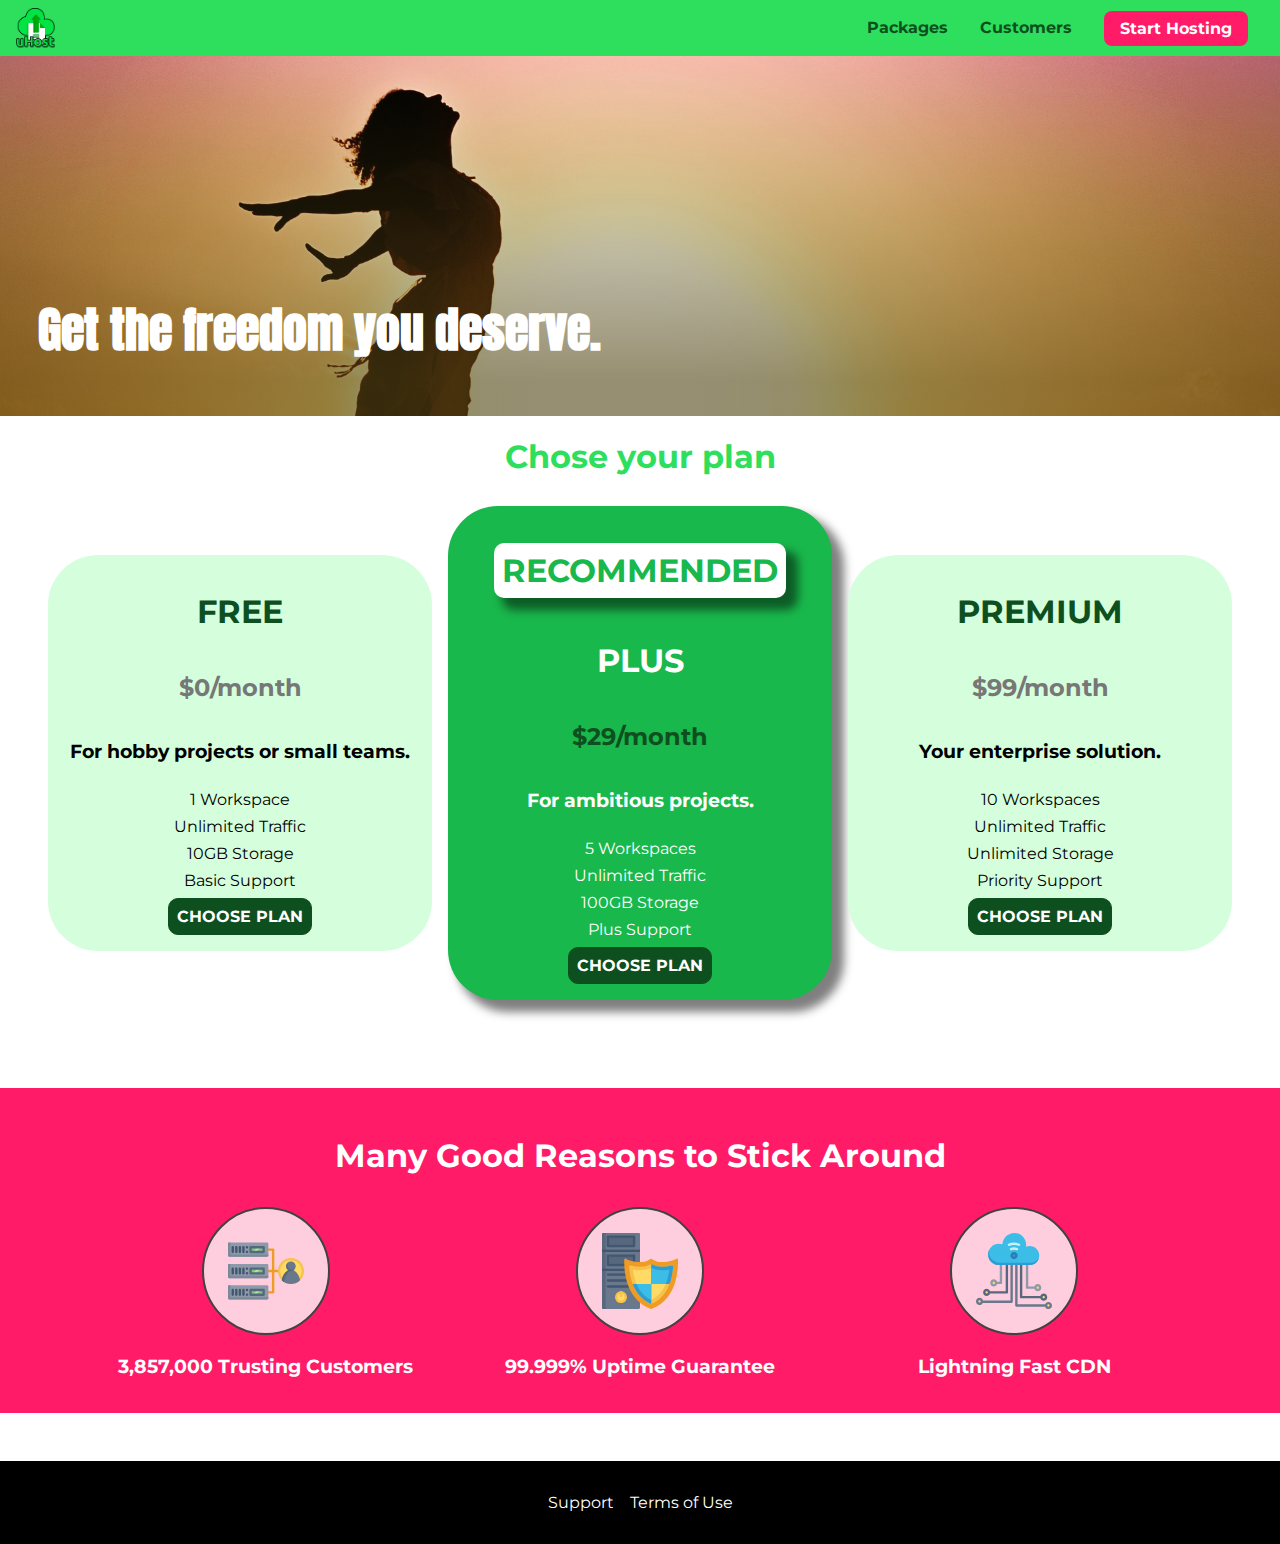
<file: index.html>
<!DOCTYPE html>
<html lang="en">

<head>
    <meta charset="UTF-8">
    <meta http-equiv="X-UA-Compatible" content="ie=edge">
    <meta name="viewport" content="width=device-width, initial-scale=1.0">
    <title>uHost</title>
    <link rel="shortcut icon" href="favicon.png">
    <!-- <link href="https://fonts.googleapis.com/css?family=Anton" rel="stylesheet"> -->
    <!-- <link href="https://fonts.googleapis.com/css2?family=Montserrat:wght@700&display=swap" rel="stylesheet"> -->
    <link rel="stylesheet" href="shared.css">
    <link rel="stylesheet" href="main.css">
</head>

<body>
    <div class="backdrop"></div>

    <div class="modal">
        <h1 class="modal__title">Do you want to continue?</h1>
        <div class="modal__actions">
            <a href="start-hosting/index.html" class="modal__action">Yes!</a>
            <button class="modal__action modal__action--negative" type="button">No!</button>
        </div>
    </div>

    <header class="main-header">
        <div>
            <button class="toggle-button">
                <span class="toggle-button__bar"></span>
                <span class="toggle-button__bar"></span>
                <span class="toggle-button__bar"></span>
            </button>

            <a href="index.html" class="main-header__brand">
                <img src="images/uhost-icon.png" alt="uHost - Your favourite host company">
            </a>
        </div>
        <nav class="main-nav">
            <ul class="main-nav__items">
                <li class="main-nav__item">
                    <a href="packages/index.html">Packages</a>
                </li>
                <li class="main-nav__item">
                    <a href="customers/index.html">Customers</a>
                </li>
                <!-- setting 2 classes in the same item, to set a call to action button-->
                <li class="main-nav__item main-nav__item--cta">
                    <a href="start-hosting/index.html">Start Hosting</a>
                </li>
            </ul>
        </nav>
    </header>

    <nav class="mobile-nav">
        <ul class="mobile-nav__items">
            <li class="mobile-nav__item">
                <a href="packages/index.html">Packages</a>
            </li>
            <li class="mobile-nav__item">
                <a href="customers/index.html">Customers</a>
            </li>
            <li class="mobile-nav__item mobile-nav__item--cta">
                <a href="start-hosting/index.html">Start Hosting</a>
            </li>
        </ul>
    </nav>


    <main>
        <section id="Product-overview">
            <h1 class="slogan">Get the freedom you deserve.</h1>
        </section>
        <section id="plans">
            <h1 class="section-title">Chose your plan</h1>
            <div class="plan__list">
                <article class="plan">
                    <h1 class="plan__title">FREE</h1>
                    <h2 class="plan__price">$0/month</h2>
                    <h3>For hobby projects or small teams.</h3>
                    <ul class="plan__features">
                        <li class="plan__feature">1 Workspace</li>
                        <li class="plan__feature">Unlimited Traffic</li>
                        <li class="plan__feature">10GB Storage</li>
                        <li class="plan__feature">Basic Support</li>
                    </ul>
                    <div>
                        <button class="button">CHOOSE PLAN</button>
                    </div>
                </article>
                <article class="plan plan--highlighted">
                    <h1 class="plan__annotation">RECOMMENDED</h1>
                    <h1 class="plan__title">PLUS</h1>
                    <h2 class="plan__price">$29/month</h2>
                    <h3>For ambitious projects.</h3>
                    <ul class="plan__features">
                        <li class="plan__feature">5 Workspaces</li>
                        <li class="plan__feature">Unlimited Traffic</li>
                        <li class="plan__feature">100GB Storage</li>
                        <li class="plan__feature">Plus Support</li>
                    </ul>
                    <div>
                        <button class="button">CHOOSE PLAN</button>
                    </div>
                </article>
                <article class="plan">
                    <h1 class="plan__title">PREMIUM</h1>
                    <h2 class="plan__price">$99/month</h2>
                    <h3>Your enterprise solution.</h3>
                    <ul class="plan__features">
                        <li class="plan__feature">10 Workspaces</li>
                        <li class="plan__feature">Unlimited Traffic</li>
                        <li class="plan__feature">Unlimited Storage</li>
                        <li class="plan__feature">Priority Support</li>
                    </ul>
                    <div>
                        <button class="button">CHOOSE PLAN</button>
                    </div>
                </article>
            </div>
        </section>
        <section id="key-features">
            <h1 class="section-title">Many Good Reasons to Stick Around</h1>
            <ul class="section-list">
                <li class="section--lists">
                    <div class="key-feature__image">
                        <svg viewBox="0 0 512 512">
                            <path style="fill:#F09B24;" d="M344,248h-32V112c0-4.418-3.582-8-8-8h-40c-4.418,0-8,3.582-8,8s3.582,8,8,8h32v128h-32  c-4.418,0-8,3.582-8,8s3.582,8,8,8h32v128h-32c-4.418,0-8,3.582-8,8s3.582,8,8,8h40c4.418,0,8-3.582,8-8V264h32c4.418,0,8-3.582,8-8  S348.418,248,344,248z"
                            />
                            <path style="fill:#8E9AA9;" d="M264,64H8c-4.418,0-8,3.582-8,8v80c0,4.418,3.582,8,8,8h256c4.418,0,8-3.582,8-8V72  C272,67.582,268.418,64,264,64z"
                            />
                            <path style="fill:#7C899B;" d="M24,144c-4.418,0-8-3.582-8-8V64H8c-4.418,0-8,3.582-8,8v80c0,4.418,3.582,8,8,8h256  c4.418,0,8-3.582,8-8v-8H24z"
                            />
                            <rect x="152" y="96" style="fill:#B8E3A8;" width="88" height="32" />
                            <g>
                                <polygon style="fill:#7EC97D;" points="152,96 152,128 166,128 198,96  " />
                                <polygon style="fill:#7EC97D;" points="220,96 188,128 240,128 240,96  " />
                            </g>
                            <path style="fill:#56677E;" d="M240,136h-88c-4.418,0-8-3.582-8-8V96c0-4.418,3.582-8,8-8h88c4.418,0,8,3.582,8,8v32  C248,132.418,244.418,136,240,136z M160,120h72v-16h-72V120z"
                            />
                            <g>
                                <path style="fill:#435670;" d="M32,136c-4.418,0-8-3.582-8-8V96c0-4.418,3.582-8,8-8s8,3.582,8,8v32C40,132.418,36.418,136,32,136z   "
                                />
                                <path style="fill:#435670;" d="M56,136c-4.418,0-8-3.582-8-8V96c0-4.418,3.582-8,8-8s8,3.582,8,8v32C64,132.418,60.418,136,56,136z   "
                                />
                                <path style="fill:#435670;" d="M80,136c-4.418,0-8-3.582-8-8V96c0-4.418,3.582-8,8-8s8,3.582,8,8v32C88,132.418,84.418,136,80,136z   "
                                />
                                <path style="fill:#435670;" d="M104,136c-4.418,0-8-3.582-8-8V96c0-4.418,3.582-8,8-8s8,3.582,8,8v32   C112,132.418,108.418,136,104,136z"
                                />
                                <path style="fill:#435670;" d="M128,105c-4.418,0-8-3.582-8-8v-1c0-4.418,3.582-8,8-8s8,3.582,8,8v1   C136,101.418,132.418,105,128,105z"
                                />
                                <path style="fill:#435670;" d="M128,136c-4.418,0-8-3.582-8-8v-1c0-4.418,3.582-8,8-8s8,3.582,8,8v1   C136,132.418,132.418,136,128,136z"
                                />
                            </g>
                            <path style="fill:#8E9AA9;" d="M264,208H8c-4.418,0-8,3.582-8,8v80c0,4.418,3.582,8,8,8h256c4.418,0,8-3.582,8-8v-80  C272,211.582,268.418,208,264,208z"
                            />
                            <path style="fill:#7C899B;" d="M24,288c-4.418,0-8-3.582-8-8v-72H8c-4.418,0-8,3.582-8,8v80c0,4.418,3.582,8,8,8h256  c4.418,0,8-3.582,8-8v-8H24z"
                            />
                            <rect x="152" y="240" style="fill:#B8E3A8;" width="88" height="32" />
                            <g>
                                <polygon style="fill:#7EC97D;" points="152,240 152,272 166,272 198,240  " />
                                <polygon style="fill:#7EC97D;" points="220,240 188,272 240,272 240,240  " />
                            </g>
                            <path style="fill:#56677E;" d="M240,280h-88c-4.418,0-8-3.582-8-8v-32c0-4.418,3.582-8,8-8h88c4.418,0,8,3.582,8,8v32  C248,276.418,244.418,280,240,280z M160,264h72v-16h-72V264z"
                            />
                            <g>
                                <path style="fill:#435670;" d="M32,280c-4.418,0-8-3.582-8-8v-32c0-4.418,3.582-8,8-8s8,3.582,8,8v32C40,276.418,36.418,280,32,280   z"
                                />
                                <path style="fill:#435670;" d="M56,280c-4.418,0-8-3.582-8-8v-32c0-4.418,3.582-8,8-8s8,3.582,8,8v32C64,276.418,60.418,280,56,280   z"
                                />
                                <path style="fill:#435670;" d="M80,280c-4.418,0-8-3.582-8-8v-32c0-4.418,3.582-8,8-8s8,3.582,8,8v32C88,276.418,84.418,280,80,280   z"
                                />
                                <path style="fill:#435670;" d="M104,280c-4.418,0-8-3.582-8-8v-32c0-4.418,3.582-8,8-8s8,3.582,8,8v32   C112,276.418,108.418,280,104,280z"
                                />
                                <path style="fill:#435670;" d="M128,249c-4.418,0-8-3.582-8-8v-1c0-4.418,3.582-8,8-8s8,3.582,8,8v1   C136,245.418,132.418,249,128,249z"
                                />
                                <path style="fill:#435670;" d="M128,280c-4.418,0-8-3.582-8-8v-1c0-4.418,3.582-8,8-8s8,3.582,8,8v1   C136,276.418,132.418,280,128,280z"
                                />
                            </g>
                            <path style="fill:#8E9AA9;" d="M264,352H8c-4.418,0-8,3.582-8,8v80c0,4.418,3.582,8,8,8h256c4.418,0,8-3.582,8-8v-80  C272,355.582,268.418,352,264,352z"
                            />
                            <path style="fill:#7C899B;" d="M24,432c-4.418,0-8-3.582-8-8v-72H8c-4.418,0-8,3.582-8,8v80c0,4.418,3.582,8,8,8h256  c4.418,0,8-3.582,8-8v-8H24z"
                            />
                            <rect x="152" y="384" style="fill:#B8E3A8;" width="88" height="32" />
                            <g>
                                <polygon style="fill:#7EC97D;" points="152,384 152,416 166,416 198,384  " />
                                <polygon style="fill:#7EC97D;" points="220,384 188,416 240,416 240,384  " />
                            </g>
                            <path style="fill:#56677E;" d="M240,424h-88c-4.418,0-8-3.582-8-8v-32c0-4.418,3.582-8,8-8h88c4.418,0,8,3.582,8,8v32  C248,420.418,244.418,424,240,424z M160,408h72v-16h-72V408z"
                            />
                            <g>
                                <path style="fill:#435670;" d="M32,424c-4.418,0-8-3.582-8-8v-32c0-4.418,3.582-8,8-8s8,3.582,8,8v32C40,420.418,36.418,424,32,424   z"
                                />
                                <path style="fill:#435670;" d="M56,424c-4.418,0-8-3.582-8-8v-32c0-4.418,3.582-8,8-8s8,3.582,8,8v32C64,420.418,60.418,424,56,424   z"
                                />
                                <path style="fill:#435670;" d="M80,424c-4.418,0-8-3.582-8-8v-32c0-4.418,3.582-8,8-8s8,3.582,8,8v32C88,420.418,84.418,424,80,424   z"
                                />
                                <path style="fill:#435670;" d="M104,424c-4.418,0-8-3.582-8-8v-32c0-4.418,3.582-8,8-8s8,3.582,8,8v32   C112,420.418,108.418,424,104,424z"
                                />
                                <path style="fill:#435670;" d="M128,393c-4.418,0-8-3.582-8-8v-1c0-4.418,3.582-8,8-8s8,3.582,8,8v1   C136,389.418,132.418,393,128,393z"
                                />
                                <path style="fill:#435670;" d="M128,424c-4.418,0-8-3.582-8-8v-1c0-4.418,3.582-8,8-8s8,3.582,8,8v1   C136,420.418,132.418,424,128,424z"
                                />
                            </g>
                            <path style="fill:#F7C14D;" d="M424,168c-48.523,0-88,39.477-88,88s39.477,88,88,88s88-39.477,88-88S472.523,168,424,168z" />
                            <path style="fill:#FFDB66;" d="M424,184c-39.701,0-72,32.299-72,72s32.299,72,72,72s72-32.299,72-72S463.701,184,424,184z" />
                            <path style="fill:#69788D;" d="M484.893,314.16C476.393,274.588,451.922,248,424,248s-52.393,26.588-60.893,66.16  c-0.605,2.82,0.354,5.749,2.511,7.664C381.731,336.124,402.465,344,424,344s42.269-7.876,58.381-22.176  C484.539,319.909,485.498,316.98,484.893,314.16z"
                            />
                            <path style="fill:#56677E;" d="M434.053,249.171C430.768,248.403,427.411,248,424,248c-27.922,0-52.393,26.588-60.893,66.16  c-0.605,2.82,0.354,5.749,2.511,7.664c3.383,3.002,6.979,5.703,10.734,8.125C384.904,286.243,407.373,255.378,434.053,249.171z"
                            />
                            <path style="fill:#69788D;" d="M424,192c-17.645,0-32,14.355-32,32s14.355,32,32,32s32-14.355,32-32S441.645,192,424,192z" />
                            <path style="fill:#56677E;" d="M432,248c-17.645,0-32-14.355-32-32c0-6.783,2.128-13.076,5.742-18.258  C397.444,203.53,392,213.138,392,224c0,17.645,14.355,32,32,32c10.862,0,20.471-5.444,26.258-13.742  C445.076,245.872,438.783,248,432,248z"
                            />

                        </svg>
   
                    </div>
                    <p class="section-feature__description">3,857,000 Trusting Customers</p>
                </li>
                <li class="section--lists">
                    <div class="key-feature__image">
                        <svg viewBox="0 0 512 512">
                            <path style="fill:#69788D;" d="M248,0H8C3.582,0,0,3.582,0,8v496c0,4.418,3.582,8,8,8h240c4.418,0,8-3.582,8-8V8  C256,3.582,252.418,0,248,0z"
                            />
                            <path style="fill:#56677E;" d="M24,504V8c0-4.418,3.582-8,8-8H8C3.582,0,0,3.582,0,8v496c0,4.418,3.582,8,8,8h24  C27.582,512,24,508.418,24,504z"
                            />
                            <g>
                                <rect x="0" y="112" style="fill:#435670;" width="256" height="16" />
                                <rect x="0" y="240" style="fill:#435670;" width="256" height="16" />
                            </g>
                            <path style="fill:#F7C14D;" d="M128,392c-22.056,0-40,17.944-40,40s17.944,40,40,40s40-17.944,40-40S150.056,392,128,392z" />
                            <path style="fill:#FFDB66;" d="M128,408c-13.233,0-24,10.767-24,24s10.767,24,24,24s24-10.767,24-24S141.233,408,128,408z" />
                            <path style="fill:#F7C14D;" d="M128,392c-2.739,0-5.414,0.278-8,0.805V424c0,4.418,3.582,8,8,8c4.418,0,8-3.582,8-8v-31.195  C133.414,392.278,130.739,392,128,392z"
                            />
                            <g>
                                <path style="fill:#435670;" d="M216,288H40c-4.418,0-8-3.582-8-8s3.582-8,8-8h176c4.418,0,8,3.582,8,8S220.418,288,216,288z"
                                />
                                <path style="fill:#435670;" d="M216,328H40c-4.418,0-8-3.582-8-8s3.582-8,8-8h176c4.418,0,8,3.582,8,8S220.418,328,216,328z"
                                />
                                <path style="fill:#435670;" d="M216,368H40c-4.418,0-8-3.582-8-8s3.582-8,8-8h176c4.418,0,8,3.582,8,8S220.418,368,216,368z"
                                />
                                <path style="fill:#435670;" d="M216,16H40c-4.418,0-8,3.582-8,8v64c0,4.418,3.582,8,8,8h176c4.418,0,8-3.582,8-8V24   C224,19.582,220.418,16,216,16z"
                                />
                            </g>
                            <rect x="48" y="32" style="fill:#56677E;" width="160" height="48" />
                            <path style="fill:#435670;" d="M216,144H40c-4.418,0-8,3.582-8,8v64c0,4.418,3.582,8,8,8h176c4.418,0,8-3.582,8-8v-64  C224,147.582,220.418,144,216,144z"
                            />
                            <rect x="48" y="160" style="fill:#56677E;" width="160" height="48" />
                            <path style="fill:#F09B24;" d="M511.747,180.237c-0.194-6.537-8.107-10.107-13.135-5.894c-5.6,4.693-42.904,21.282-98.514,21.282  c-33.45,0-64.625-20.999-64.929-21.206c-2.9-1.991-6.764-1.85-9.512,0.346c-2.677,2.135-27.201,20.86-63.793,20.86  c-55.607,0-92.914-16.589-98.515-21.282c-5.028-4.211-12.941-0.645-13.135,5.894c-1.634,54.834,4.655,105.941,18.693,151.903  c12.096,39.604,29.759,74.047,52.497,102.373c27.538,34.304,62.743,59.882,104.66,76.045c3.069,1.918,6.757,1.921,9.83,0  c41.917-16.163,77.122-41.741,104.66-76.045c22.738-28.326,40.401-62.77,52.497-102.373  C507.092,286.179,513.381,235.071,511.747,180.237z"
                            />
                            <path style="fill:#F7C14D;" d="M476.21,221.226c-1.953-1.631-4.568-2.235-7.036-1.628c-21.686,5.327-44.926,8.028-69.075,8.028  c-25.926,0-49.633-8.975-64.955-16.504c-2.307-1.134-5.016-1.091-7.284,0.116c-14.059,7.477-36.919,16.388-65.994,16.388  c-24.153,0-47.394-2.701-69.075-8.028c-5.155-1.268-10.221,2.966-9.894,8.261c2.077,33.693,7.668,65.635,16.616,94.935  c22.774,74.565,66.139,126.334,128.888,153.868c2.032,0.891,4.397,0.891,6.43,0c61.777-27.107,104.716-78.876,127.62-153.868  c8.948-29.3,14.539-61.241,16.616-94.935C479.224,225.319,478.163,222.856,476.21,221.226z"
                            />
                            <path style="fill:#FFDB66;" d="M331.609,451.727c-52.604-25.289-89.304-70.987-109.144-135.944  c-6.532-21.39-11.162-44.336-13.82-68.447c17.133,2.852,34.952,4.291,53.22,4.291c29.394,0,53.376-7.793,69.978-15.561  c17.44,7.736,41.656,15.561,68.256,15.561c18.267,0,36.085-1.439,53.219-4.291c-2.659,24.112-7.288,47.06-13.82,68.448  C419.545,381.108,383.27,426.805,331.609,451.727z"
                            />
                            <g>
                                <path style="fill:#2C9DD4;" d="M479.066,227.858c0.157-2.539-0.903-5.002-2.856-6.633s-4.568-2.235-7.036-1.628   c-21.686,5.327-44.926,8.028-69.075,8.028c-25.926,0-49.633-8.975-64.955-16.504c-1.057-0.52-2.2-0.78-3.345-0.806l-0.072,133.351   h123.601c2.556-6.746,4.933-13.702,7.123-20.874C471.398,293.493,476.989,261.552,479.066,227.858z"
                                />
                                <path style="fill:#2C9DD4;" d="M206.658,343.667c24.153,63.42,65.028,108.108,121.743,132.995c1.031,0.452,2.147,0.673,3.263,0.666   l0.063-133.661H206.658z"
                                />
                            </g>
                            <g>
                                <path style="fill:#3CBDE8;" d="M439.497,315.783c6.532-21.389,11.161-44.336,13.82-68.448c-17.134,2.852-34.952,4.291-53.219,4.291   c-26.6,0-50.815-7.824-68.256-15.561l-0.116,107.601h97.758C433.179,334.807,436.524,325.518,439.497,315.783z"
                                />
                                <path style="fill:#3CBDE8;" d="M232.523,343.667c21.144,50.298,54.363,86.56,99.087,108.06l0.117-108.06H232.523z" />
                            </g>
                        </svg>
                    </div>
                    <p class="section-feature__description">99.999% Uptime Guarantee</p>
                </li>
                <li class="section--lists">
                    <div class="key-feature__image">
                        <svg viewBox="0 0 512 512">
                            <path style="fill:#8E9AA9;" d="M168,200c-4.418,0-8,3.582-8,8v120h-17.376c-3.302-9.311-12.194-16-22.624-16  c-13.234,0-24,10.767-24,24s10.766,24,24,24c10.429,0,19.321-6.689,22.624-16H168c4.418,0,8-3.582,8-8V208  C176,203.582,172.418,200,168,200z"
                            />
                            <path style="fill:#FFDB66;" d="M120,328c-4.411,0-8,3.589-8,8s3.589,8,8,8s8-3.589,8-8S124.411,328,120,328z" />
                            <path style="fill:#56677E;" d="M208,200c-4.418,0-8,3.582-8,8v184H94.624C91.322,382.689,82.43,376,72,376  c-13.234,0-24,10.767-24,24s10.766,24,24,24c10.429,0,19.321-6.689,22.624-16H208c4.418,0,8-3.582,8-8V208  C216,203.582,212.418,200,208,200z"
                            />
                            <path style="fill:#FFDB66;" d="M72,392c-4.411,0-8,3.589-8,8s3.589,8,8,8s8-3.589,8-8S76.411,392,72,392z" />
                            <path style="fill:#69788D;" d="M240,208c-4.418,0-8,3.582-8,8v239H47.24c-2.671-10.34-12.078-18-23.24-18c-13.234,0-24,10.767-24,24  s10.766,24,24,24c9.666,0,18.009-5.747,21.809-14H240c4.418,0,8-3.582,8-8V216C248,211.582,244.418,208,240,208z"
                            />
                            <path style="fill:#FFDB66;" d="M24,453c-4.411,0-8,3.589-8,8s3.589,8,8,8s8-3.589,8-8S28.411,453,24,453z" />
                            <path style="fill:#69788D;" d="M488,464c-10.429,0-19.321,6.689-22.624,16H280V208c0-4.418-3.582-8-8-8s-8,3.582-8,8v280  c0,4.418,3.582,8,8,8h193.376c3.302,9.311,12.194,16,22.624,16c13.234,0,24-10.767,24-24S501.234,464,488,464z"
                            />
                            <path style="fill:#FFDB66;" d="M488,480c-4.411,0-8,3.589-8,8s3.589,8,8,8s8-3.589,8-8S492.411,480,488,480z" />
                            <path style="fill:#56677E;" d="M456,408c-10.429,0-19.321,6.689-22.624,16H312V208c0-4.418-3.582-8-8-8s-8,3.582-8,8v224  c0,4.418,3.582,8,8,8h129.376c3.302,9.311,12.194,16,22.624,16c13.234,0,24-10.767,24-24S469.234,408,456,408z"
                            />
                            <path style="fill:#FFDB66;" d="M456,424c-4.411,0-8,3.589-8,8s3.589,8,8,8s8-3.589,8-8S460.411,424,456,424z" />
                            <path style="fill:#8E9AA9;" d="M416,344c-10.429,0-19.321,6.689-22.624,16H352V208c0-4.418-3.582-8-8-8s-8,3.582-8,8v160  c0,4.418,3.582,8,8,8h49.376c3.302,9.311,12.194,16,22.624,16c13.234,0,24-10.767,24-24S429.234,344,416,344z"
                            />
                            <path style="fill:#FFDB66;" d="M416,360c-4.411,0-8,3.589-8,8s3.589,8,8,8s8-3.589,8-8S420.411,360,416,360z" />
                            <path style="fill:#3CBDE8;" d="M362,88c-8.741,0-17.231,1.751-25.06,5.085C337.646,88.797,338,84.43,338,80  c0-44.112-35.888-80-80-80c-42.823,0-77.895,33.816-79.909,76.149C170.393,73.415,162.244,72,154,72c-39.701,0-72,32.299-72,72  s32.299,72,72,72h208c35.29,0,64-28.71,64-64S397.29,88,362,88z"
                            />
                            <path style="fill:#2C9DD4;" d="M368,200H160c-39.701,0-72-32.299-72-72c0-5.863,0.721-11.559,2.05-17.019  C84.918,120.88,82,132.102,82,144c0,39.701,32.299,72,72,72h208c30.389,0,55.88-21.296,62.379-49.743  C413.565,186.327,392.352,200,368,200z"
                            />
                            <path style="fill:#2A7DB5;" d="M256,128c-13.234,0-24,10.767-24,24s10.766,24,24,24c13.233,0,24-10.767,24-24S269.233,128,256,128z"
                            />
                            <path style="fill:#2C9DD4;" d="M256,144c-4.411,0-8,3.589-8,8s3.589,8,8,8c4.411,0,8-3.589,8-8S260.411,144,256,144z" />
                            <g>
                                <path style="fill:#C5F1FA;" d="M221.755,87.695c-2.994,0-5.864-1.688-7.233-4.572c-1.894-3.991-0.194-8.763,3.798-10.657   C230.157,66.849,242.834,64,256,64c13.166,0,25.844,2.849,37.68,8.466c3.992,1.895,5.692,6.666,3.798,10.657   s-6.666,5.692-10.657,3.798C277.144,82.328,266.774,80,256,80c-10.774,0-21.144,2.328-30.821,6.921   C224.072,87.446,222.904,87.695,221.755,87.695z"
                                />
                                <path style="fill:#C5F1FA;" d="M276.545,116.618c-1.148,0-2.316-0.249-3.424-0.774C267.745,113.293,261.985,112,256,112   c-5.985,0-11.745,1.293-17.121,3.844c-3.991,1.895-8.763,0.192-10.657-3.798c-1.894-3.992-0.193-8.764,3.798-10.657   C239.557,97.813,247.625,96,256,96c8.376,0,16.444,1.813,23.98,5.389c3.991,1.894,5.692,6.665,3.798,10.657   C282.41,114.93,279.539,116.618,276.545,116.618z"
                                />
                            </g>

                        </svg>
                    </div>
                    <p class="section-feature__description">Lightning Fast CDN</p>
                </li>
            </ul>
        </section>
    </main>
    <footer class="main-footer">
        <nav>
            <ul class="main-footer__links">
                <li class="main-footer__link">
                    <a href="#">Support</a>
                </li>
                <li class="main-footer__link">
                    <a href="#">Terms of Use</a>
                </li>
            </ul>
        </nav>
    </footer>

    <!-- inserting javascript at the end of file to make sure all the HTML runs ok, or create a .js file -->
    <script src="shared.js"></script>
</body>

</html>
</file>
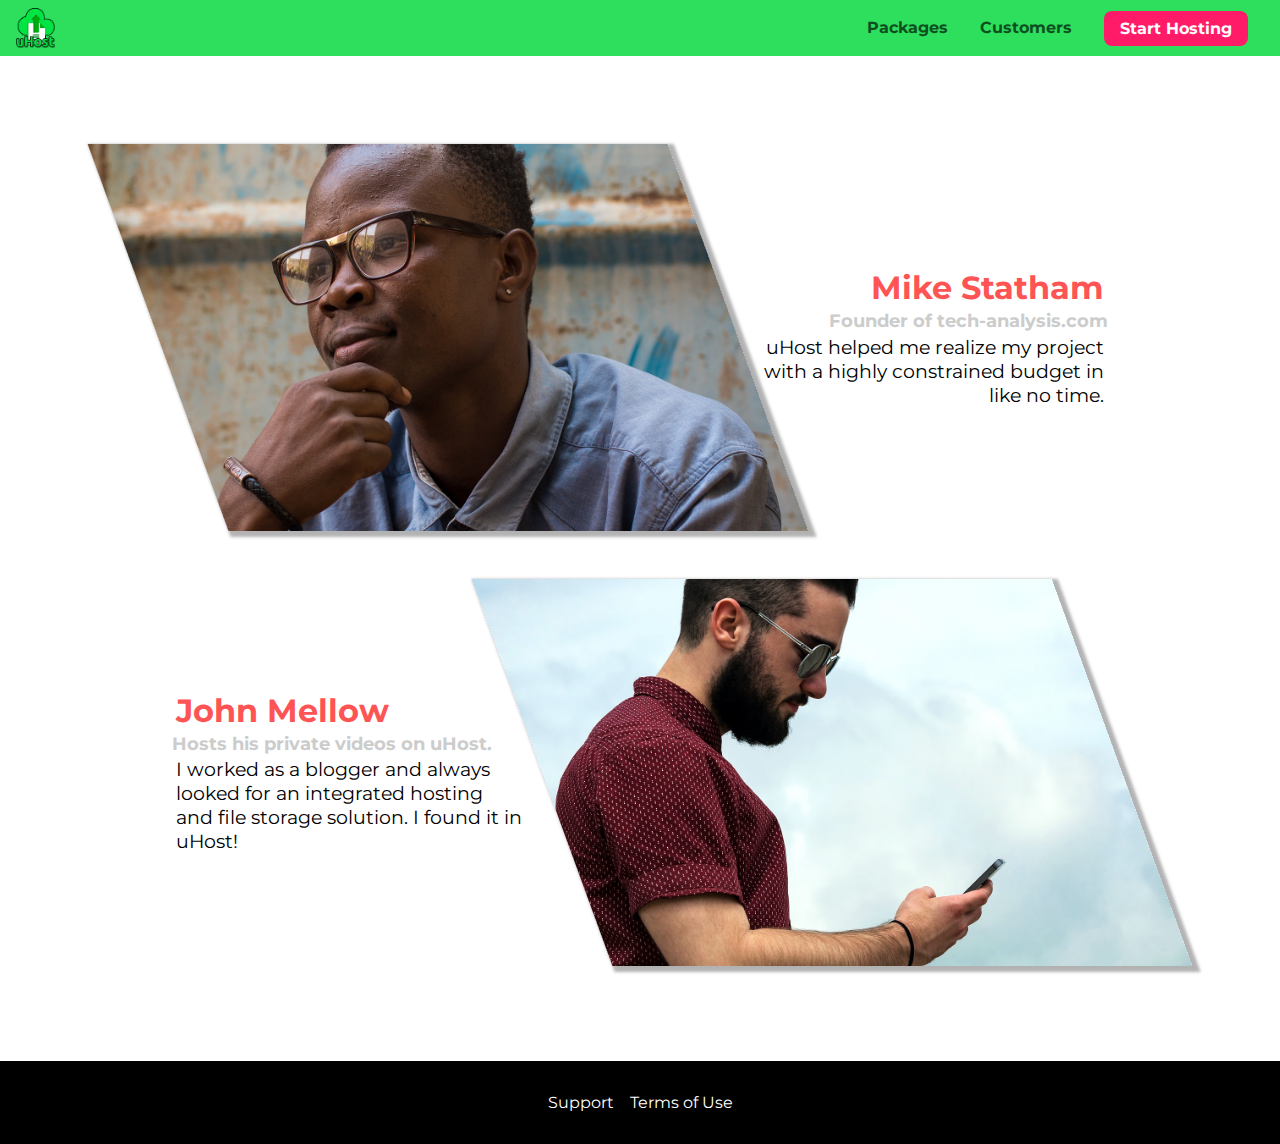
<file: customers/index.html>
<!DOCTYPE html>
<html lang="en">

<head>
    <meta charset="UTF-8">
    <meta name="viewport" content="width=device-width, initial-scale=1.0">
    <meta http-equiv="X-UA-Compatible" content="ie=edge">
    <title>uHost Customers</title>
    <link rel="shortcut icon" href="../favicon.png">
    <!-- <link href="https://fonts.googleapis.com/css?family=Anton|Montserrat:400,700" rel="stylesheet"> -->
    <link rel="stylesheet" href="../shared.css">
    <link rel="stylesheet" href="customers.css">
</head>

<body>
    <div class="backdrop"></div>
    <header class="main-header">
        <div>
            <button class="toggle-button">
                <span class="toggle-button__bar"></span>
                <span class="toggle-button__bar"></span>
                <span class="toggle-button__bar"></span>
            </button>
            <a href="../index.html" class="main-header__brand">
                <img src="../images/uhost-icon.png" alt="uHost - Your favourite host company">
            </a>
        </div>
        <nav class="main-nav">
            <ul class="main-nav__items">
                <li class="main-nav__item">
                    <a href="../packages/index.html">Packages</a>
                </li>
                <li class="main-nav__item">
                    <a href="index.html">Customers</a>
                </li>
                <!-- setting 2 classes in the same item, to set a call to action button-->
                <li class="main-nav__item main-nav__item--cta">
                    <a href="../start-hosting/index.html">Start Hosting</a>
                </li>
            </ul>
        </nav>
    </header>

    <nav class="mobile-nav">
        <ul class="mobile-nav__items">
            <li class="mobile-nav__item">
                <a href="../packages/index.html">Packages</a>
            </li>
            <li class="mobile-nav__item">
                <a href="index.html">Customers</a>
            </li>
            <li class="mobile-nav__item mobile-nav__item--cta">
                <a href="../start-hosting/index.html">Start Hosting</a>
            </li>
        </ul>
    </nav>

    <main>
        <div>
            <div class="testimonial" id="customer-1">
                <div class="testimonial__image-container">
                    <img src="../images/customer-1.jpg" alt="Mike Statham - Customer" class="testimonial__image">
                </div>
                <div class="testimonial__info">
                    <h1 class="testimonial__name">Mike Statham</h1>
                    <h2 class="testimonial__subtitle">Founder of
                        <a href="tech-analysis.com">tech-analysis.com</a>
                    </h2>
                    <p class="testimonial__text">uHost helped me realize my project with a highly constrained budget in like no time.</p>
                </div>
            </div>
            <div class="testimonial" id="customer-2">

                <div class="testimonial__info">
                    <h1 class="testimonial__name">John Mellow</h1>
                    <h2 class="testimonial__subtitle">Hosts his private videos on uHost.
                    </h2>
                    <p class="testimonial__text">I worked as a blogger and always looked for an integrated hosting and file storage solution. I found
                        it in uHost!
                    </p>
                </div>
                <div class="testimonial__image-container">
                    <img src="../images/customer-2.jpg" alt="John Mellow - Customer" class="testimonial__image">
                </div>
            </div>
        </div>
    </main>
    <footer class="main-footer">
        <nav>
            <ul class="main-footer__links">
                <li class="main-footer__link">
                    <a href="#">Support</a>
                </li>
                <li class="main-footer__link">
                    <a href="#">Terms of Use</a>
                </li>
            </ul>
        </nav>
    </footer>

    <!-- inserting javascript at the end of file to make sure all the HTML runs ok, or create a .js file -->
    <script src="../shared.js"></script>
</body>

</html>
</file>
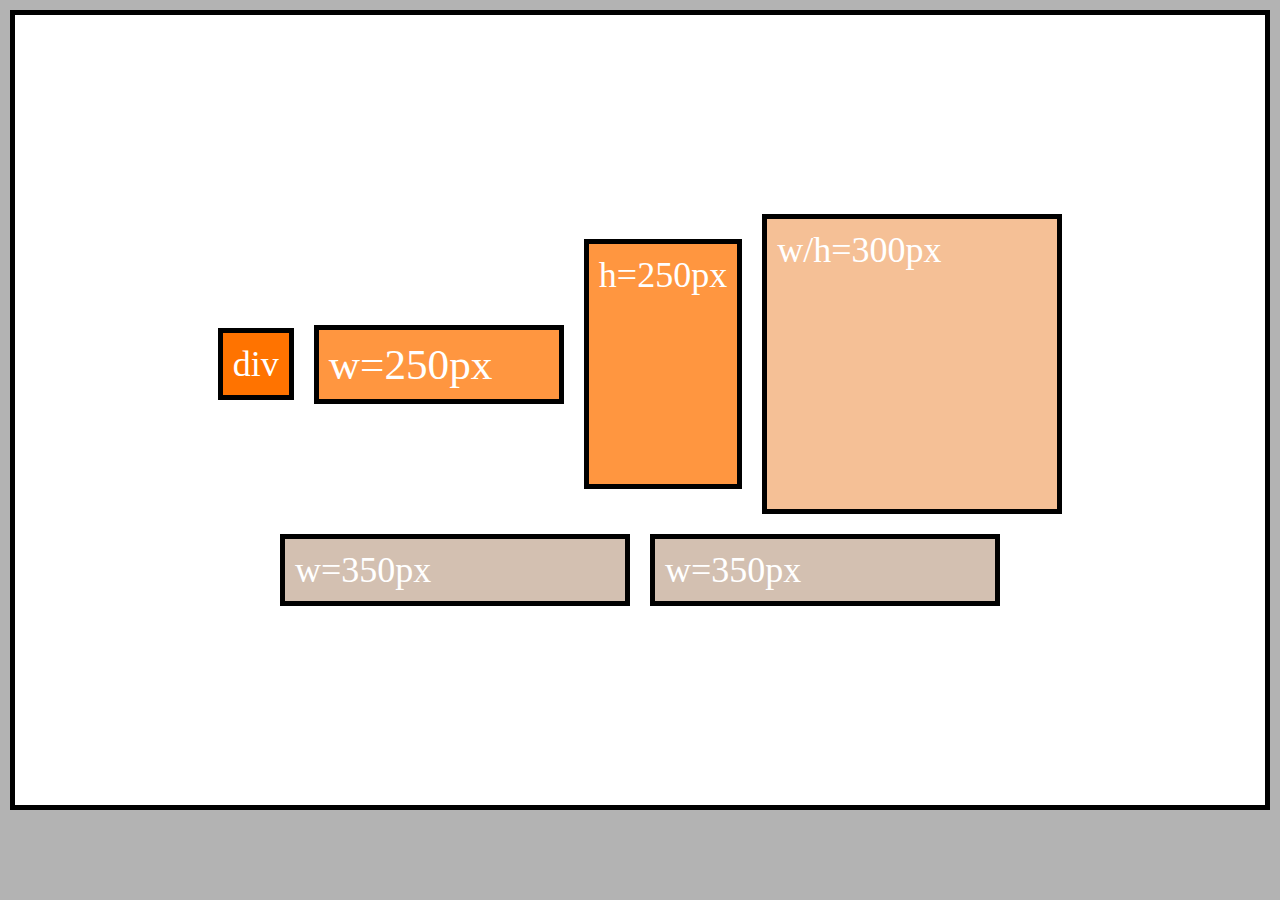
<file: flexbox practice/index.html>
<!DOCTYPE html>
<html lang="en">
    <head>
        <meta charset="UTF-8">
        <meta http-equiv="X-UA-Compatible" content="ie=edge">
        <link rel="stylesheet" href="main.css">
        <title>Flexbox</title>
    </head>
    <body>
        <div class="flex-container">
            <div class="item-1">div</div>
            <div class="item-2">w=250px</div>
            <div class="item-3">h=250px</div>
            <div class="item-4">w/h=300px</div>
            <div class="item-5">w=350px</div>
            <div class="item-6">w=350px</div>
        </div>
    </body>
</html>
</file>
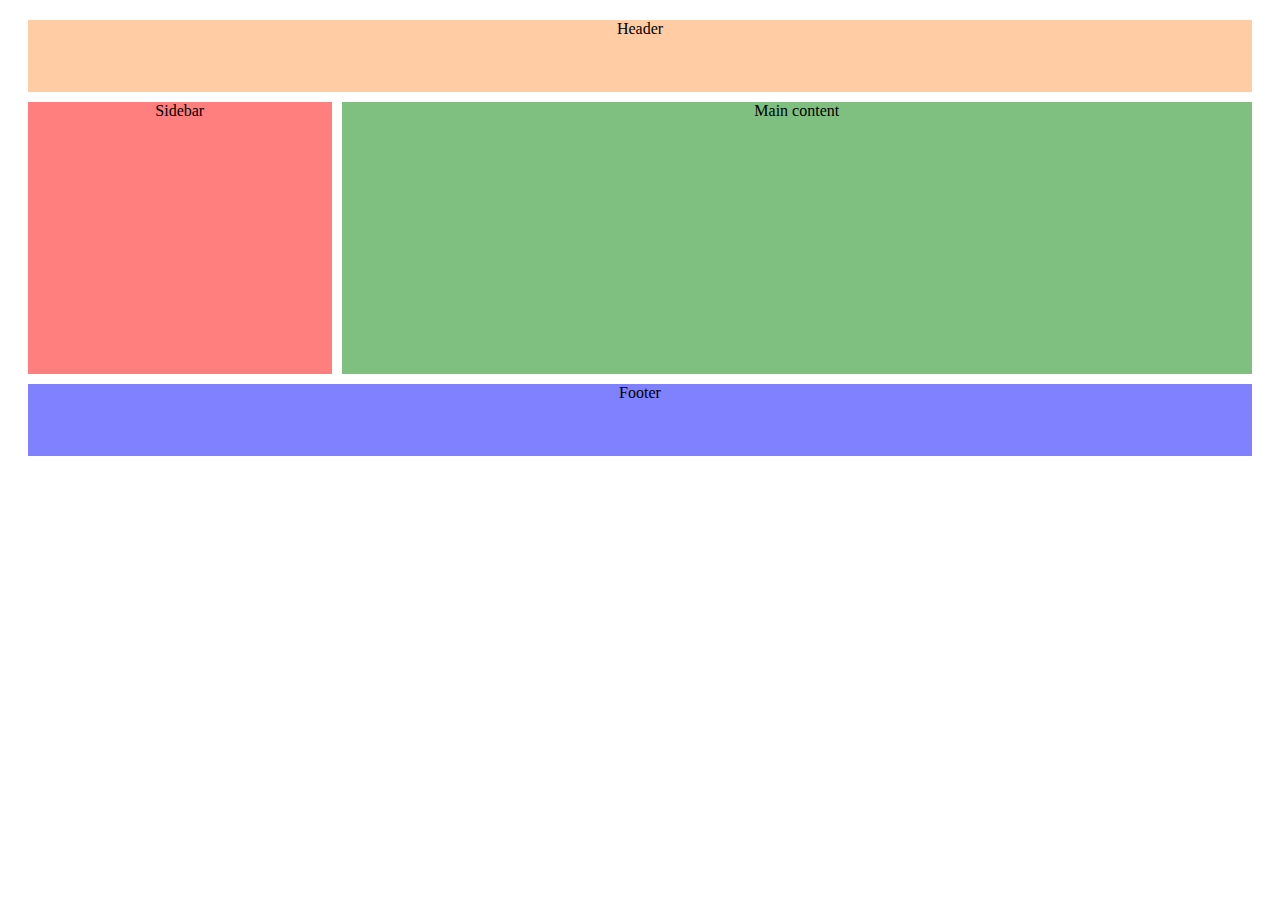
<file: grid assignment/index.html>
<!DOCTYPE html>
<html lang="en">
<head>
    <meta charset="UTF-8">
    <meta name="viewport" content="width=device-width, initial-scale=1.0">
    <meta http-equiv="X-UA-Compatible" content="ie=edge">
    <title>CSS Course</title>
    <link rel="stylesheet" href="main.css">
</head>
<body>
    <div class="container">
        <div class="el1">Header</div>
        <div class="el2">Sidebar</div>
        <div class="el3">Main content</div>
        <div class="el4">Footer</div>
    </div>
</body>
</html>
</file>
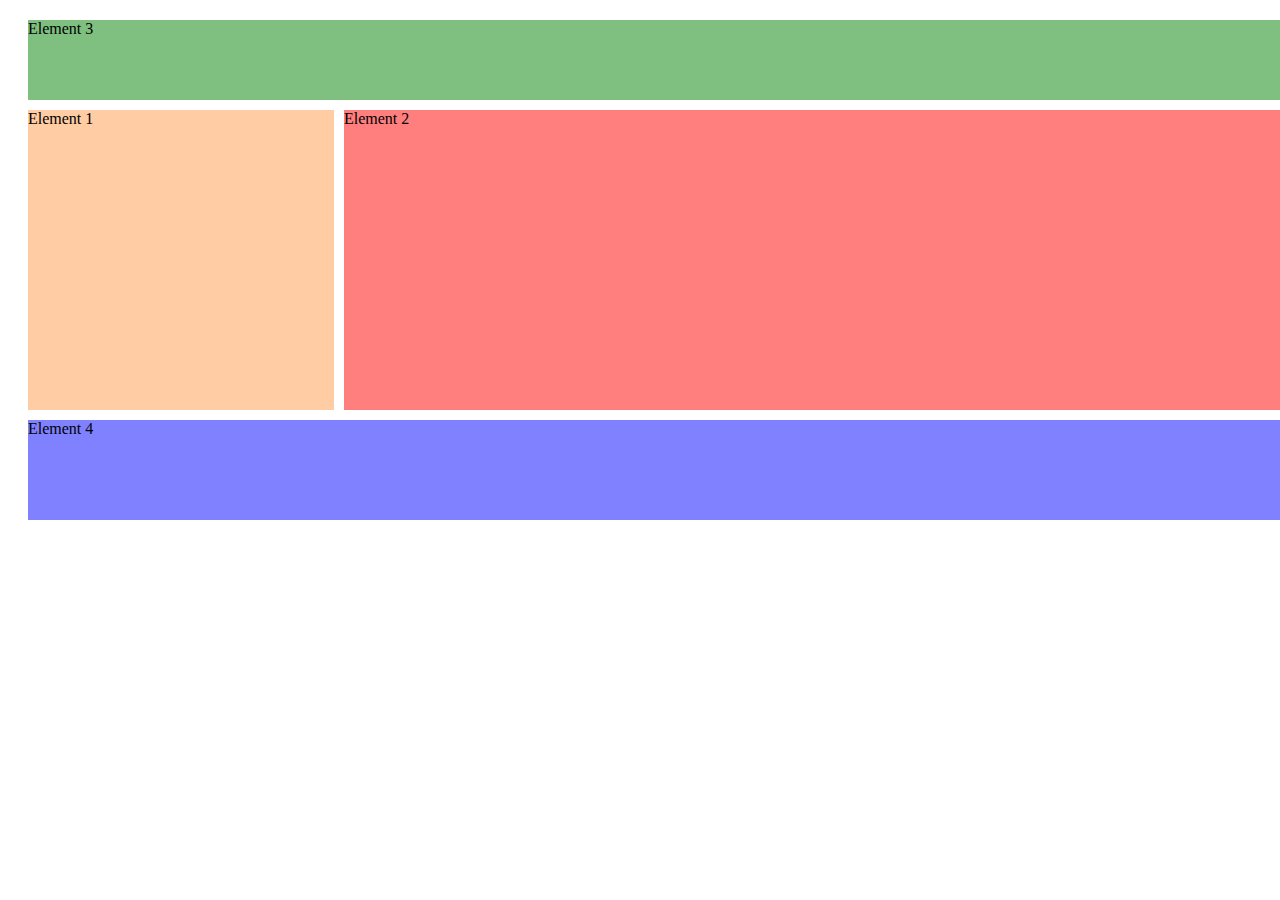
<file: grid practice/index.html>
<!DOCTYPE html>
<html lang="en">
<head>
    <meta charset="UTF-8">
    <meta name="viewport" content="width=device-width, initial-scale=1.0">
    <meta http-equiv="X-UA-Compatible" content="ie=edge">
    <title>CSS Course</title>
    <link rel="stylesheet" href="main.css">
</head>
<body>
    <div class="container">
        <div class="el1">Element 1</div>
        <div class="el2">Element 2</div>
        <div class="el3">Element 3</div>
        <div class="el4">Element 4</div>
    </div>
</body>
</html>
</file>
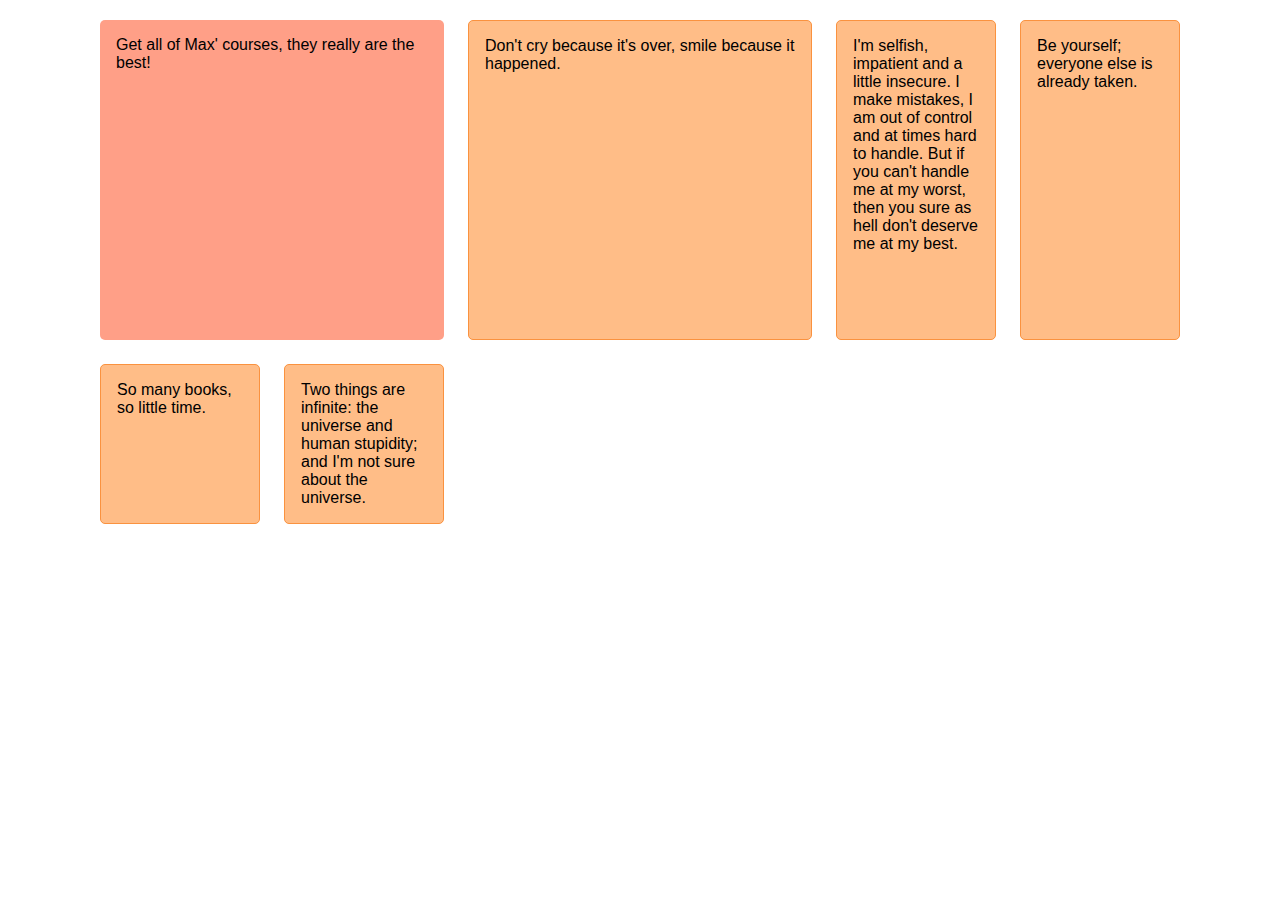
<file: grid-16-prepared-auto-lectures/index.html>
<!DOCTYPE html>
<html lang="en">
<head>
    <meta charset="UTF-8">
    <meta name="viewport" content="width=device-width, initial-scale=1.0">
    <meta http-equiv="X-UA-Compatible" content="ie=edge">
    <title>CSS Course</title>
    <link rel="stylesheet" href="main.css">
</head>
<body>
    <div class="container">
        <div class="quote quote--featured">Get all of Max' courses, they really are the best!</div>
        <div class="quote">Don't cry because it's over, smile because it happened.</div>
        <div class="quote">I'm selfish, impatient and a little insecure. I make mistakes, I am out of control and at times hard to handle. But if you can't handle me at my worst, then you sure as hell don't deserve me at my best.</div>
        <div class="quote">Be yourself; everyone else is already taken.</div>
        <div class="quote">So many books, so little time.</div>
        <div class="quote">Two things are infinite: the universe and human stupidity; and I'm not sure about the universe.</div>
    </div>
</body>
</html>
</file>
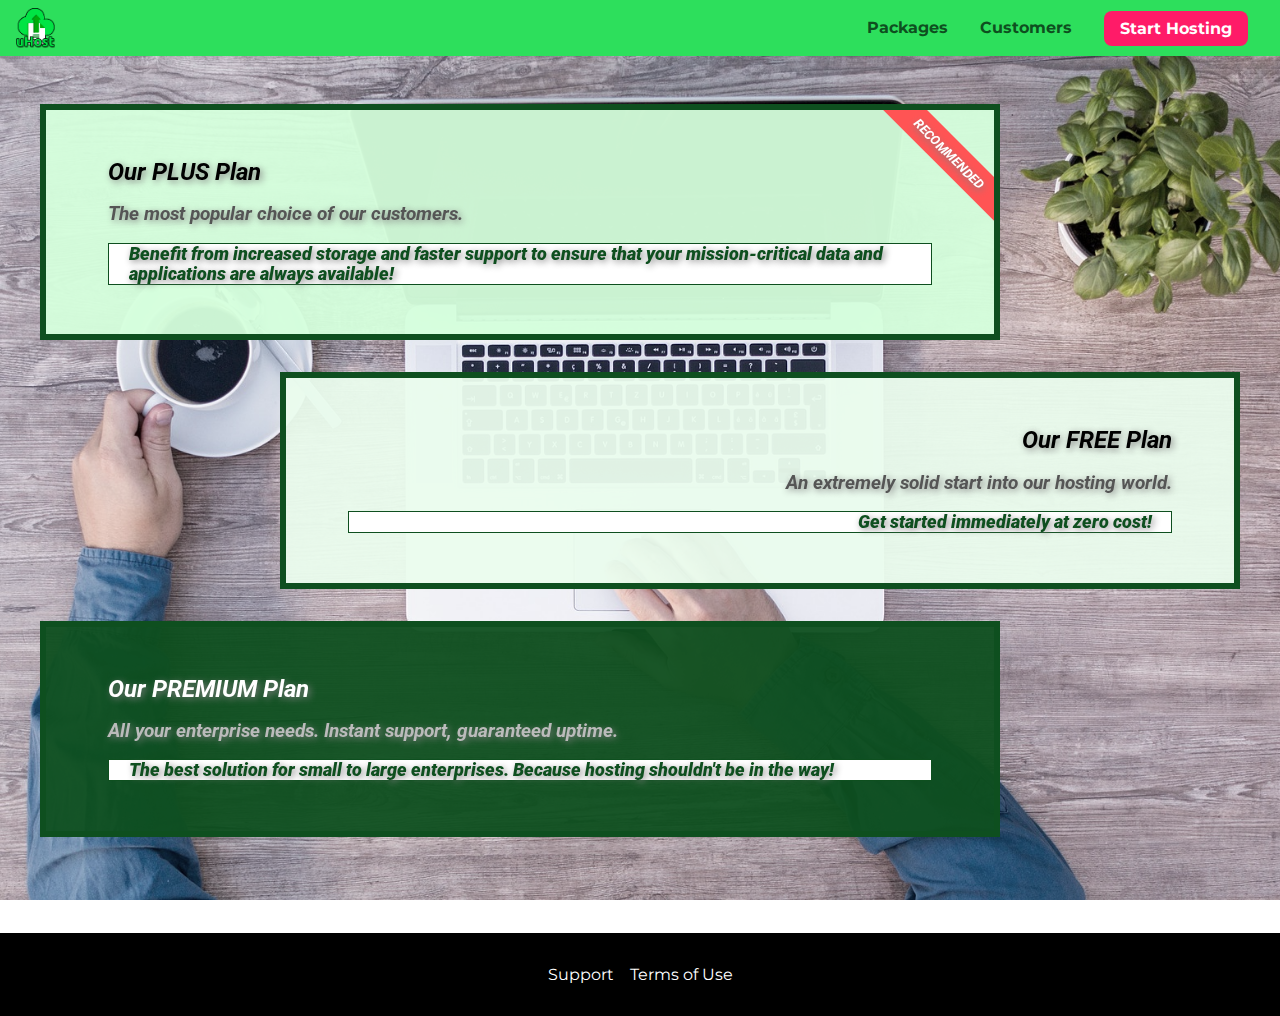
<file: packages/index.html>
<!DOCTYPE html>
<html lang="en">

<head>
    <meta charset="UTF-8">
    <meta http-equiv="X-UA-Compatible" content="ie=edge">
    <meta name="viewport" content="width=device-width, initial-scale=1.0">
    <title>uHost</title>
    <link rel="shortcut icon" href="../favicon.png">
    <!-- <link href="https://fonts.googleapis.com/css2?family=Montserrat:wght@700&display=swap" rel="stylesheet"> -->
    <link rel="stylesheet" href="../shared.css">
    <link rel="stylesheet" href="packages.css">
</head>

<body>
    <div class="backdrop"></div>
    <div class="background"></div>
    <header class="main-header">
        <div>
            <button class="toggle-button">
                <span class="toggle-button__bar"></span>
                <span class="toggle-button__bar"></span>
                <span class="toggle-button__bar"></span>
            </button>
            <a href="../index.html" class="main-header__brand">
                <img src="../images/uhost-icon.png" alt="uHost - Your favourite host company">
            </a>
        </div>
        <nav class="main-nav">
            <ul class="main-nav__items">
                <li class="main-nav__item">
                    <a href="index.html">Packages</a>
                </li>
                <li class="main-nav__item">
                    <a href="../customers/index.html">Customers</a>
                </li>
                <!-- setting 2 classes in the same item, to set a call to action button-->
                <li class="main-nav__item main-nav__item--cta">
                    <a href="../start-hosting/index.html">Start Hosting</a>
                </li>
            </ul>
        </nav>
    </header>

    <nav class="mobile-nav">
        <ul class="mobile-nav__items">
            <li class="mobile-nav__item">
                <a href="index.html">Packages</a>
            </li>
            <li class="mobile-nav__item">
                <a href="../customers/index.html">Customers</a>
            </li>
            <li class="mobile-nav__item mobile-nav__item--cta">
                <a href="../start-hosting/index.html">Start Hosting</a>
            </li>
        </ul>
    </nav>

    <main>
        <section class="section-plans" id="plan_plus">
            <a href="#" class="section-plan__anchor">
                <h1 class="section-plan__title1">Our PLUS Plan</h1>
                <h2 class="section-plan__badge" id="recommended">RECOMMENDED</h2>
                <h2 class="section-plan__title2">The most popular choice of our customers.</h2>
                <p class="section-plan__text">Benefit from increased storage and faster support to ensure that your mission-critical data and applications
                    are always available!</p>
            </a>
        </section>
        <section class="section-plans" id="plan_free">
            <a href="#" class="section-plan__anchor">
                <h1 class="section-plan__title1">Our FREE Plan</h1>
                <h2 class="section-plan__title2">An extremely solid start into our hosting world.</h2>
                <p class="section-plan__text">Get started immediately at zero cost!</p>
            </a>
        </section>
        <div class="clearfix"></div>
        <section class="section-plans" id="plan_premium">
            <a href="#" class="section-plan__anchor">
                <h1 class="section-plan__title1">Our PREMIUM Plan</h1>
                <h2 class="section-plan__title2">All your enterprise needs. Instant support, guaranteed uptime. </h2>
                <p class="section-plan__text">The best solution for small to large enterprises. Because hosting shouldn't be in the way!</p>
            </a>
        </section>
    </main>
    <footer class="main-footer">
        <nav>
            <ul class="main-footer__links">
                <li class="main-footer__link">
                    <a href="#">Support</a>
                </li>
                <li class="main-footer__link">
                    <a href="#">Terms of Use</a>
                </li>
            </ul>
        </nav>
    </footer>

    <!-- inserting javascript at the end of file to make sure all the HTML runs ok, or create a .js file -->
    <script src="../shared.js"></script>
</body>

</html>
</file>
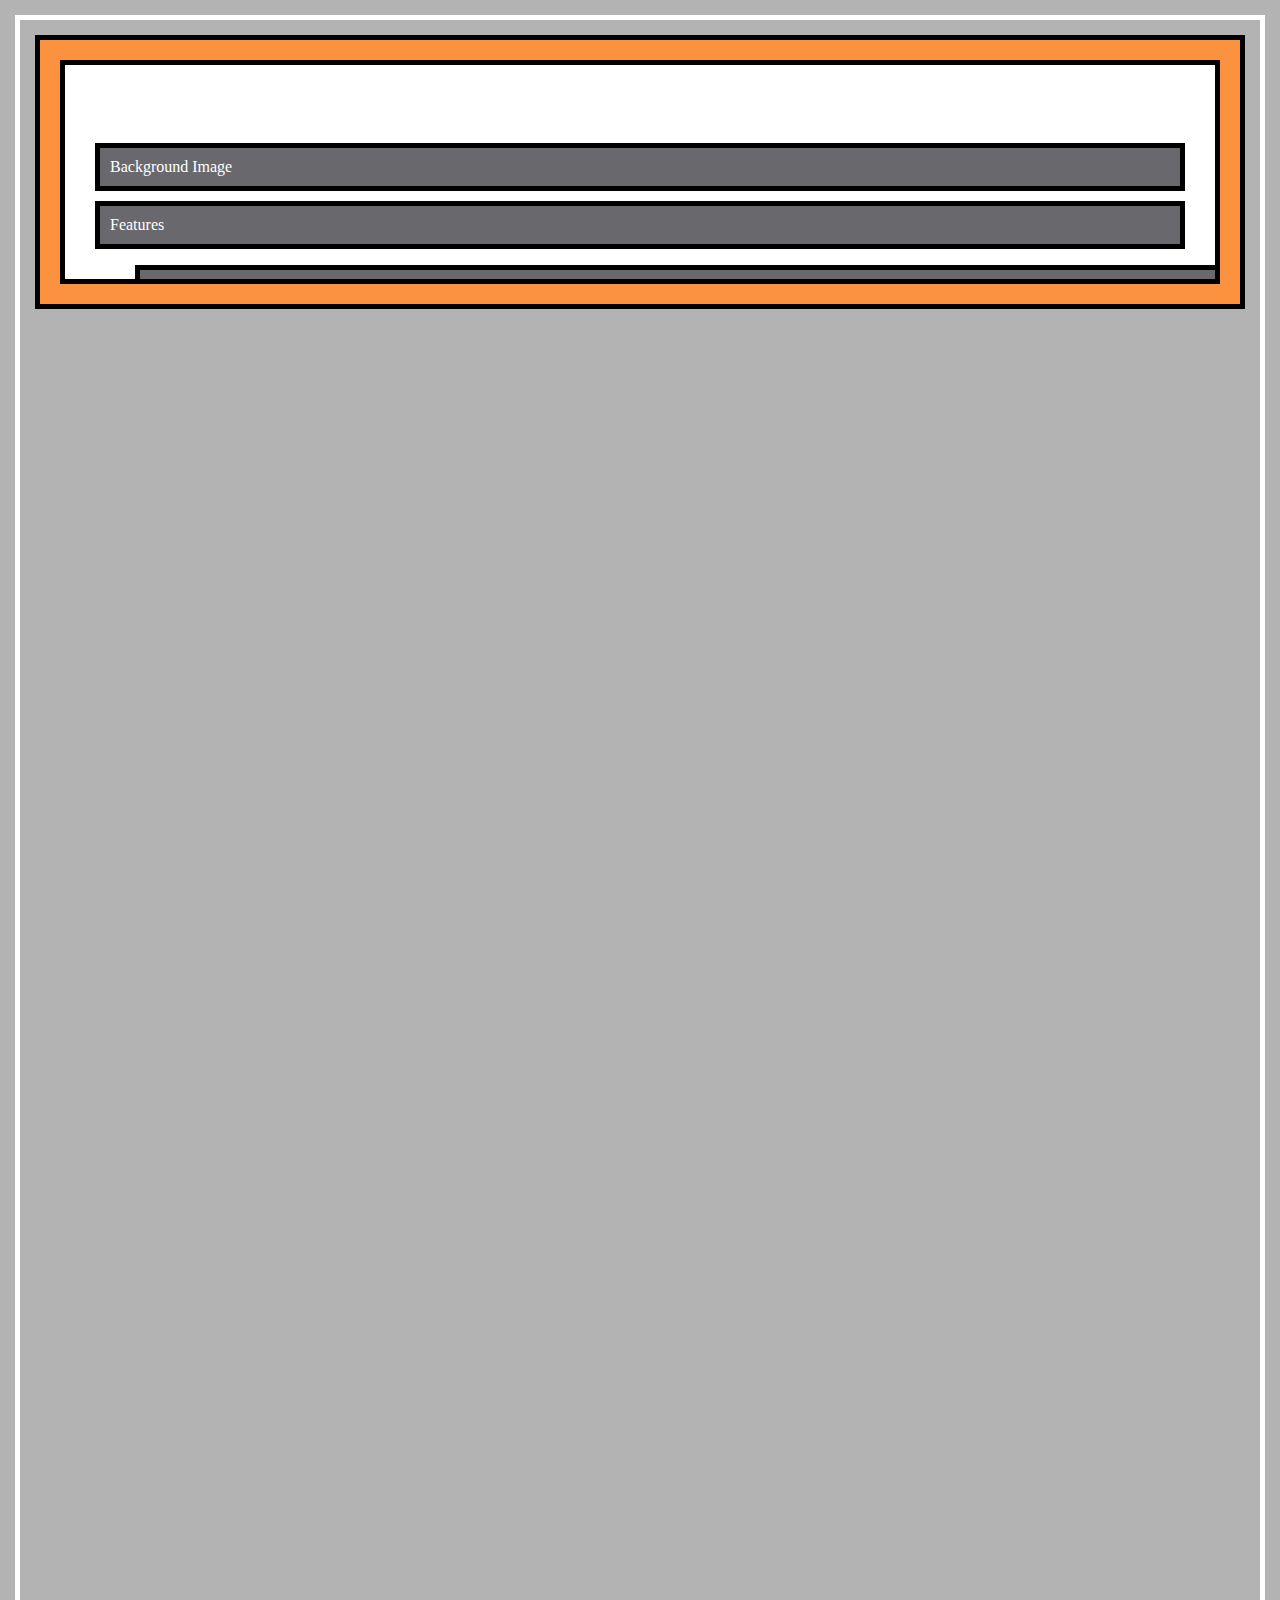
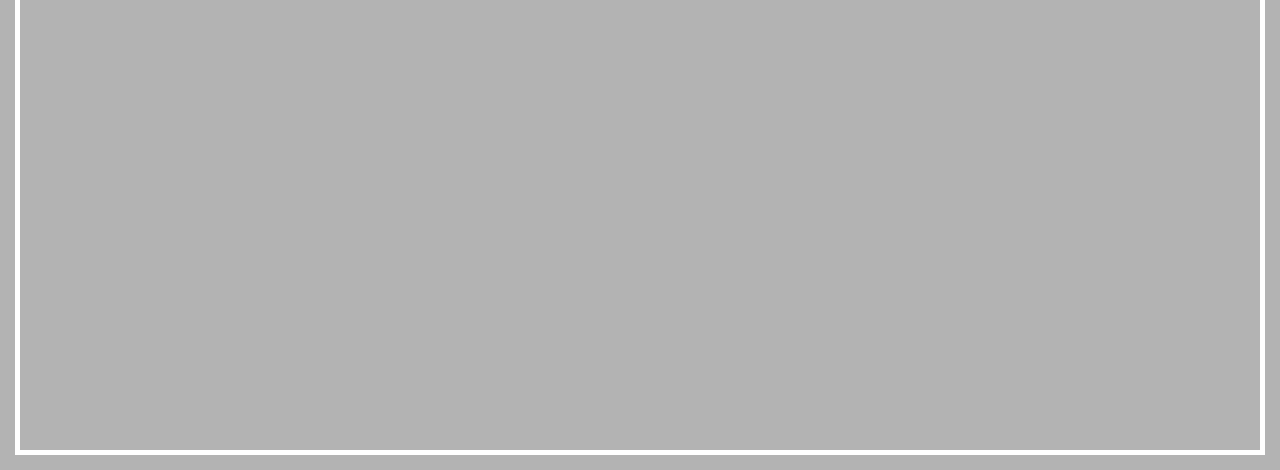
<file: position_practice/index.html>
<!DOCTYPE html>
<html lang="en">
    <head>
        <meta charset="UTF-8">
        <meta http-equiv="X-UA-Compatible" content="ie=edge">
        <link rel="stylesheet" href="main.css">
        <title>Position</title>
    </head>
    <body>
        <div class="parent">
            <div class="child-1">Navigation Bar</div>
            <div class="child-2">Background Image</div>
            <div class="child-3">Features</div>
        </div>
    </body>
</html>
</file>
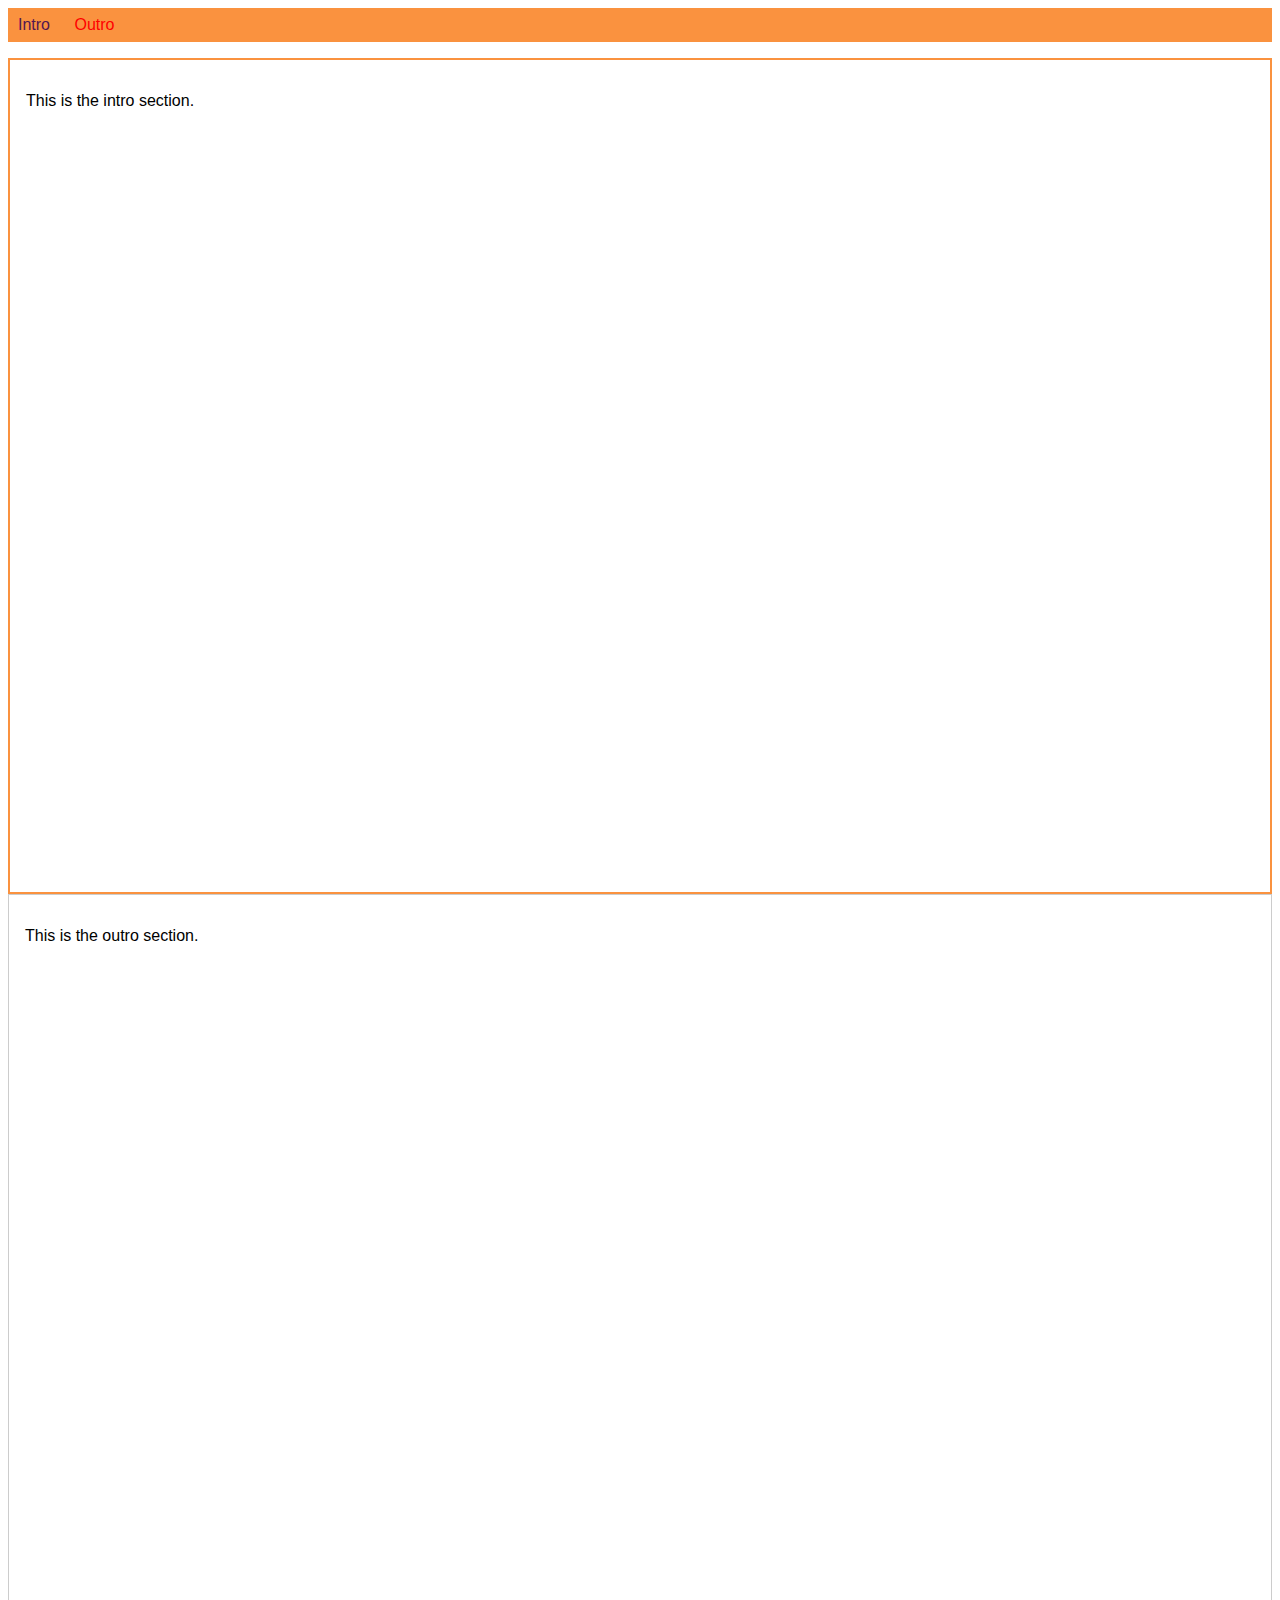
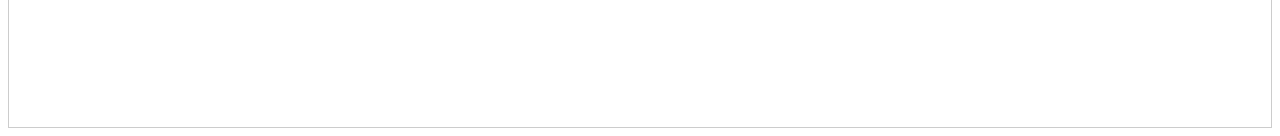
<file: section4/index.html>
<!DOCTYPE html>
<html lang="en">

<head>
    <meta charset="UTF-8">
    <meta name="viewport" content="width=device-width, initial-scale=1.0">
    <meta http-equiv="X-UA-Compatible" content="ie=edge">
    <title>CSS Course</title>
    <link rel="stylesheet" href="main.css">
</head>

<body>
    <nav>
        <a href="#intro" class="active">Intro</a>
        <a href="#outro">Outro</a>
    </nav>
    <section id="intro" class="main-section highlighted">
        <p>This is the intro section.</p>
    </section>
    <section id="outro" class="main-section">
        <p>This is the outro section.</p>
    </section>
</body>

</html>
</file>
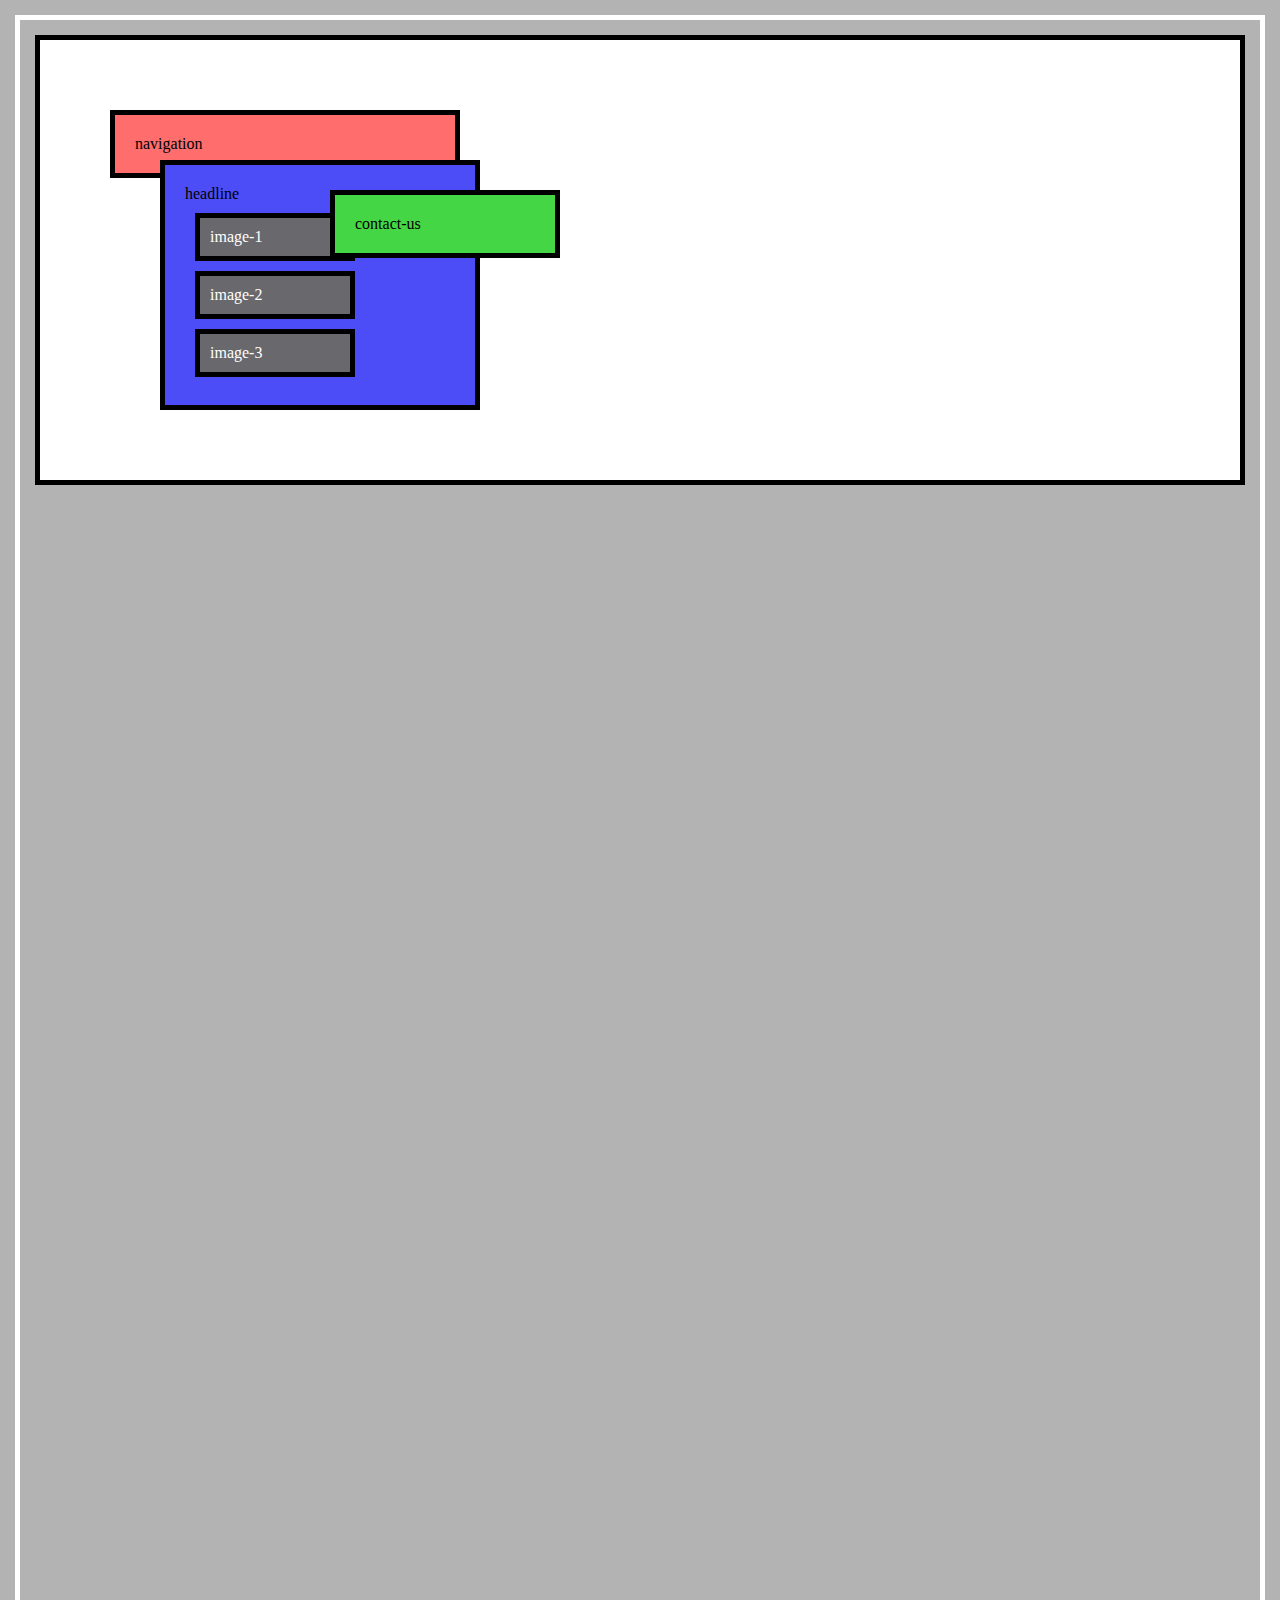
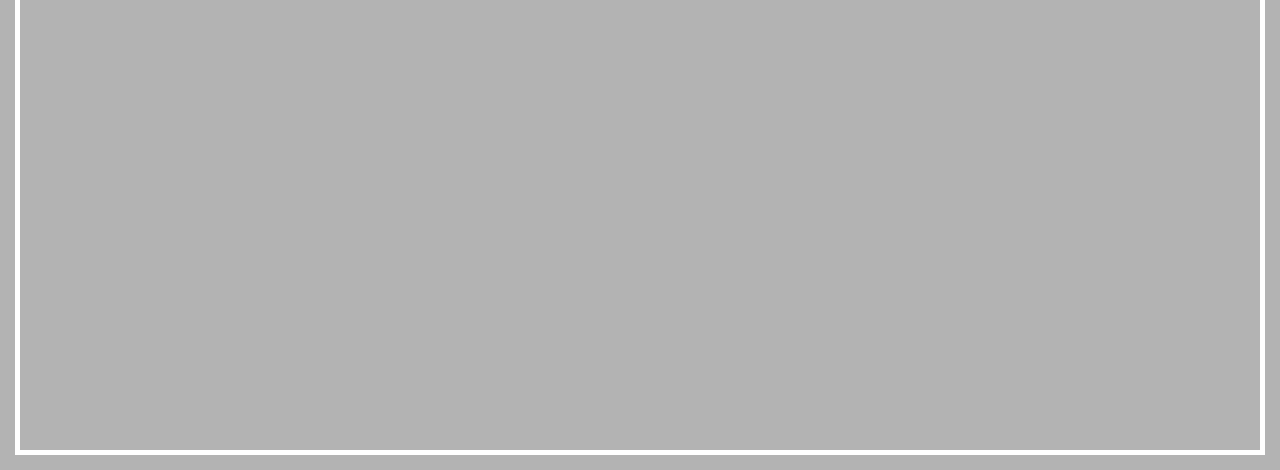
<file: stacking_context/index.html>
<!DOCTYPE html>
<html lang="en">
    <head>
        <meta charset="UTF-8">
        <meta http-equiv="X-UA-Compatible" content="ie=edge">
        <link rel="stylesheet" href="main.css">
        <title>Position</title>
    </head>
    <body>
        <div class="navigation">navigation</div>
        <div class="headline">headline    
            <div class="image-1">image-1</div>
            <div class="image-2">image-2</div>
            <div class="image-3">image-3</div>
        </div>
        <div class="contact-us">contact-us</div>
    </body>
</html>
</file>
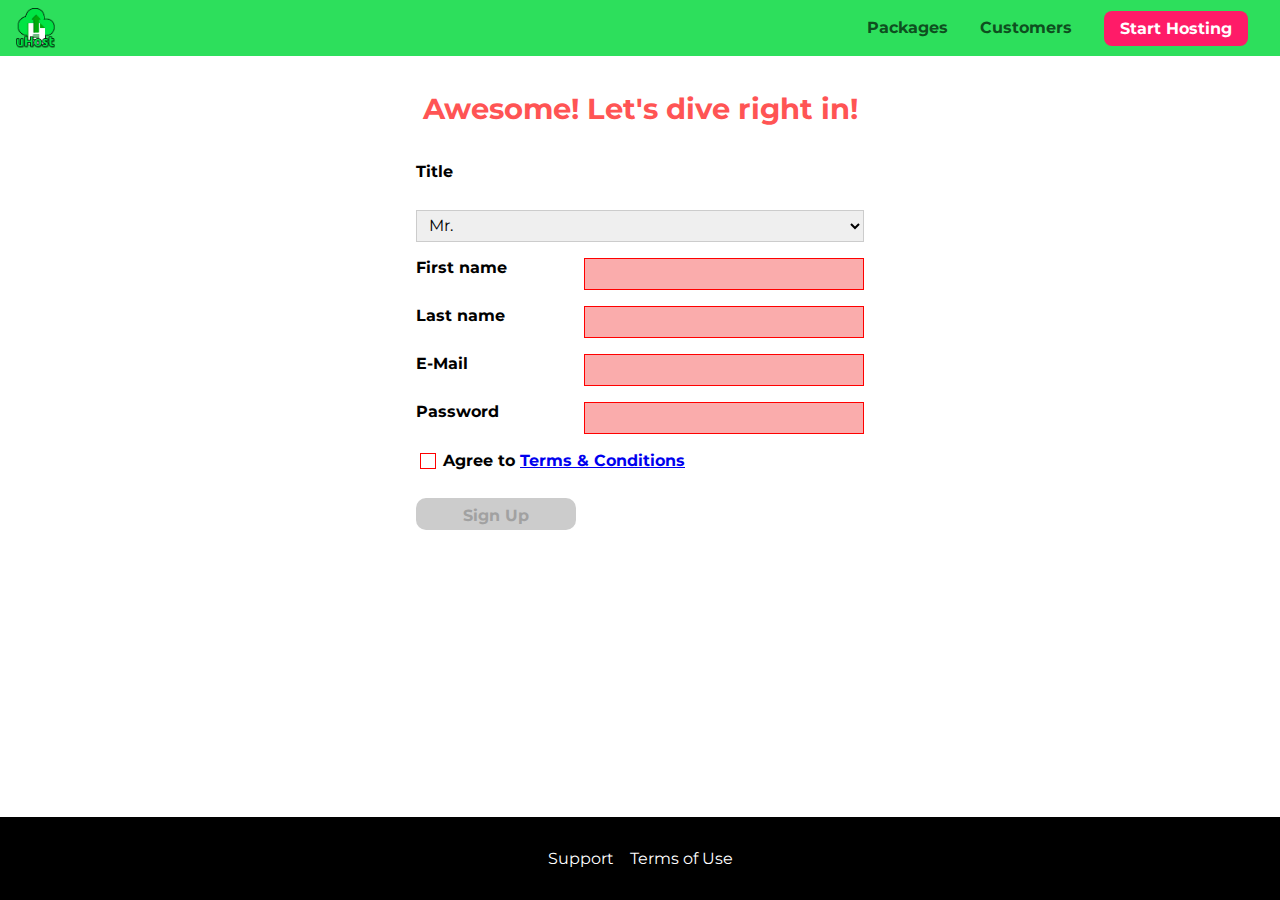
<file: start-hosting/index.html>
<!DOCTYPE html>
<html lang="en">

<head>
    <meta charset="UTF-8">
    <meta name="viewport" content="width=device-width, initial-scale=1.0">
    <meta http-equiv="X-UA-Compatible" content="ie=edge">
    <title>uHost Signup</title>
    <link rel="shortcut icon" href="../favicon.png">
    <!-- <link href="https://fonts.googleapis.com/css?family=Anton|Montserrat:400,700" rel="stylesheet"> -->
    <link rel="stylesheet" href="../shared.css">
    <link rel="stylesheet" href="start-hosting.css">
</head>

<body>
    <div class="backdrop"></div>
    <header class="main-header">
        <div>
            <button class="toggle-button">
                <span class="toggle-button__bar"></span>
                <span class="toggle-button__bar"></span>
                <span class="toggle-button__bar"></span>
            </button>
            <a href="../index.html" class="main-header__brand">
                <img src="../images/uhost-icon.png" alt="uHost - Your favorite hosting company">
            </a>
        </div>
        <nav class="main-nav">
            <ul class="main-nav__items">
                <li class="main-nav__item">
                    <a href="../packages/index.html">Packages</a>
                </li>
                <li class="main-nav__item">
                    <a href="../customers/index.html">Customers</a>
                </li>
                <li class="main-nav__item main-nav__item--cta">
                    <a href="index.html">Start Hosting</a>
                </li>
            </ul>
        </nav>
    </header>
    <nav class="mobile-nav">
        <ul class="mobile-nav__items">
            <li class="mobile-nav__item">
                <a href="../packages/index.html">Packages</a>
            </li>
            <li class="mobile-nav__item">
                <a href="../customers/index.html">Customers</a>
            </li>
            <li class="mobile-nav__item mobile-nav__item--cta">
                <a href="index.html">Start Hosting</a>
            </li>
        </ul>
    </nav>
    <main class="signup-page">
        <h1 class="signup-title">Awesome! Let's dive right in!</h1>
        <form action="index.html" class="signup-form">
            <label for="title">Title</label>
            <select id="title">
                <option value="mr">Mr.</option>
                <option value="ms">Ms.</option>
            </select>
            <label for="first-name">First name</label>
            <input type="text" id="first-name" required>
            <label for="last-name">Last name</label>
            <input type="text" id="last-name" required>
            <label for="email">E-Mail</label>
            <input type="email" id="email" required>
            <label for="password">Password</label>
            <input type="password" id="password" required>
            <div class="signup-form__checkbox">
                <input type="checkbox" id="agree-terms" required>
                <label for="agree-terms">Agree to
                    <a href="#">Terms &amp; Conditions</a>
                </label>
            </div>  
            <button type="submit" class="button" disabled>Sign Up</button>
        </form>
    </main>
    <footer class="main-footer">
        <nav>
            <ul class="main-footer__links">
                <li class="main-footer__link">
                    <a href="#">Support</a>
                </li>
                <li class="main-footer__link">
                    <a href="#">Terms of Use</a>
                </li>
            </ul>
        </nav>
    </footer>
    <script src="../shared.js"></script>
</body>

</html>
</file>
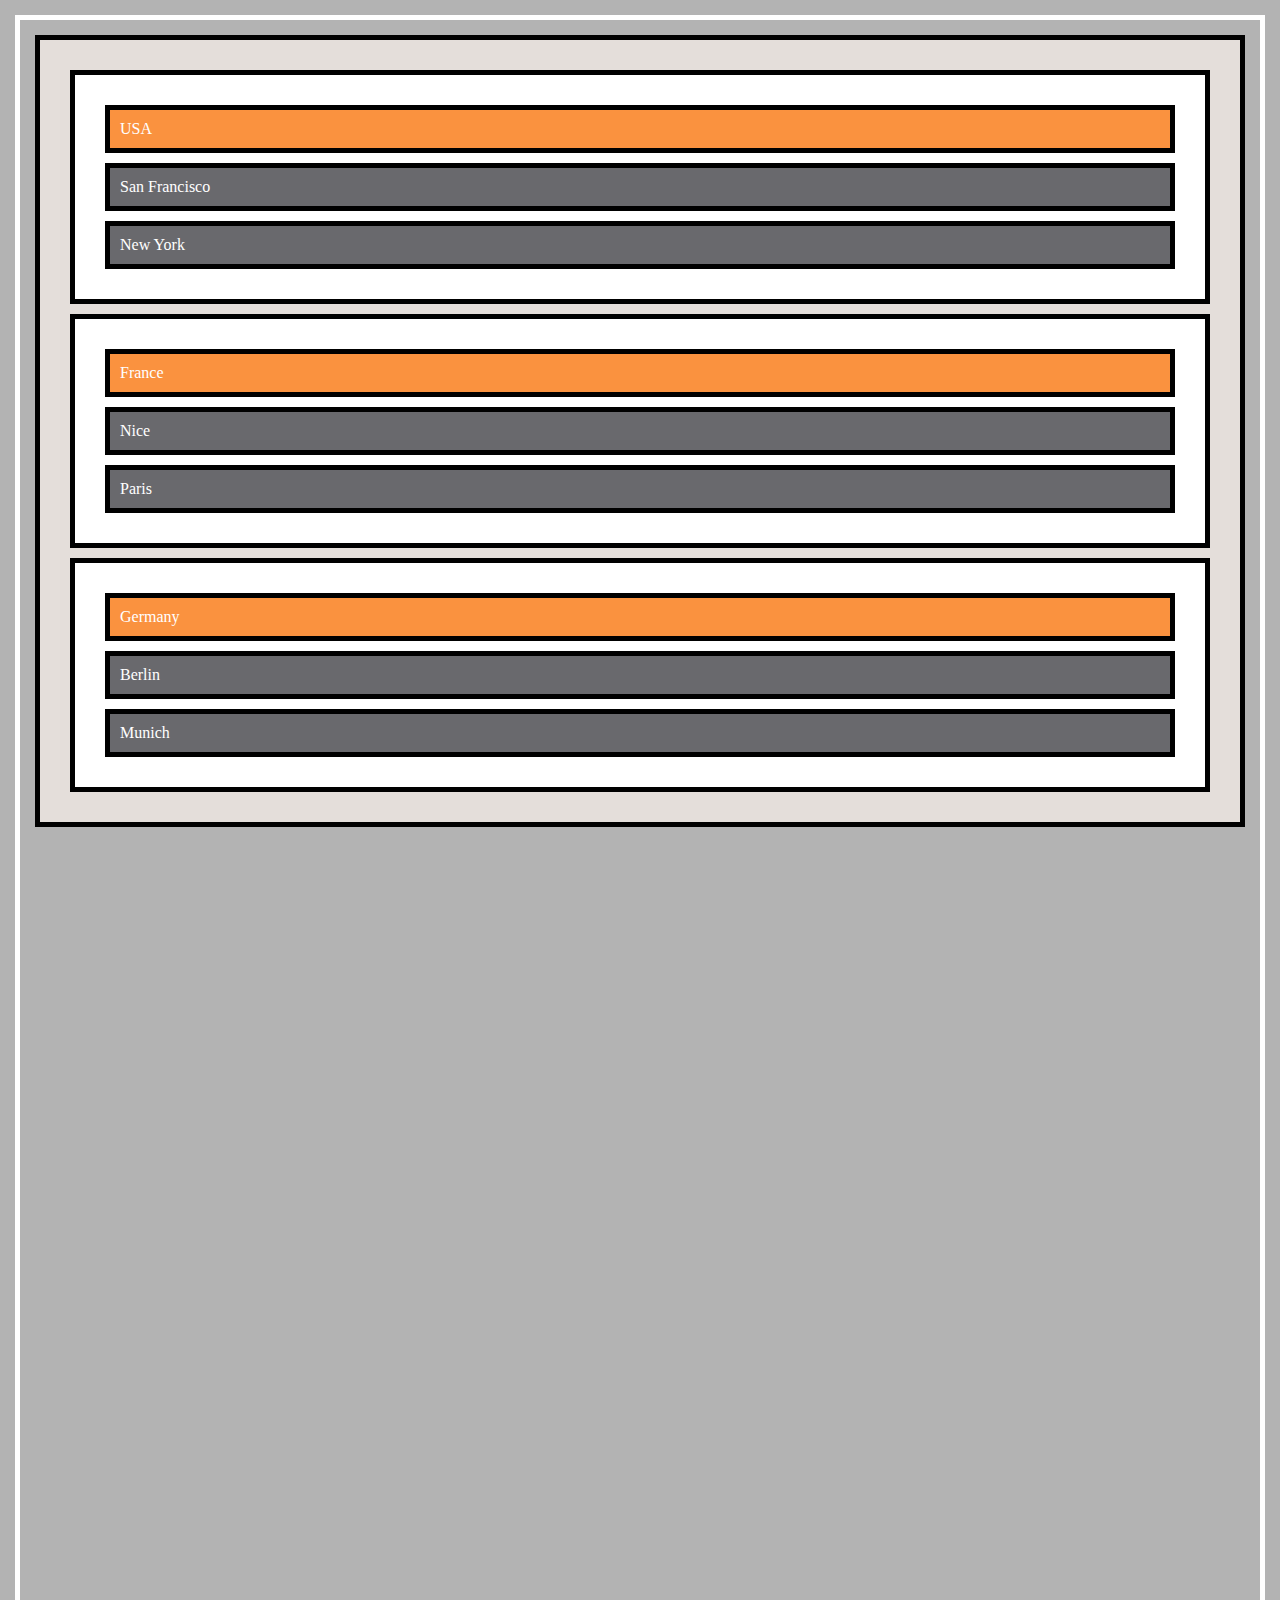
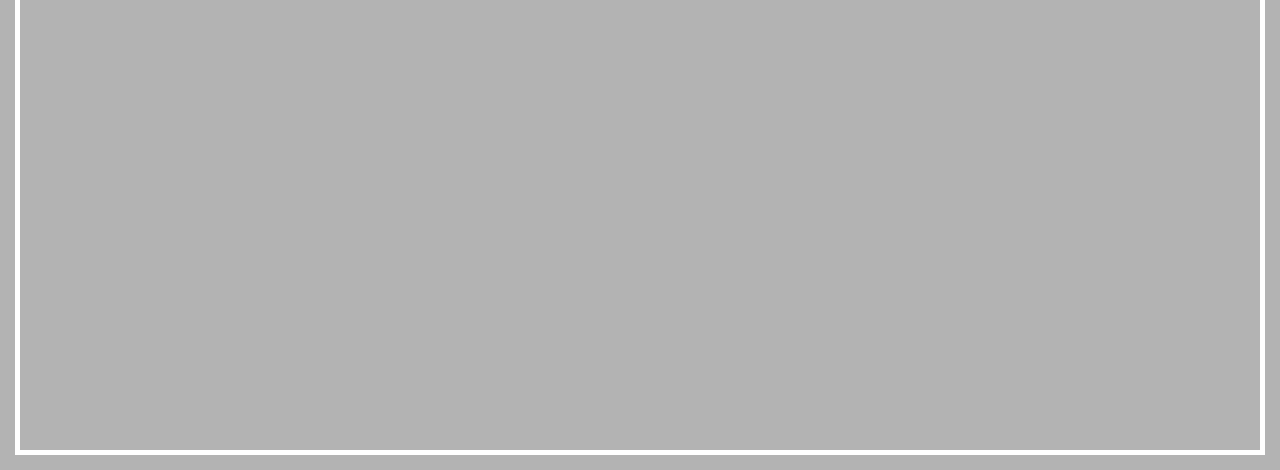
<file: sticky_positioning/index.html>
<!DOCTYPE html>
<html lang="en">
    <head>
        <meta charset="UTF-8">
        <meta http-equiv="X-UA-Compatible" content="ie=edge">
        <link rel="stylesheet" href="main.css">
        <title>Position</title>
    </head>
    <body>
        <div class="parent">
            <div class="country">USA</div>
            <div class="cities">San Francisco</div>
            <div class="cities">New York</div>
        </div>
        <div class="parent">
            <div class="country">France</div>
            <div class="cities">Nice</div>
            <div class="cities">Paris</div>
        </div>
        <div class="parent">
            <div class="country">Germany</div>
            <div class="cities">Berlin</div>
            <div class="cities">Munich</div>
        </div>
    </body>
</html>
</file>
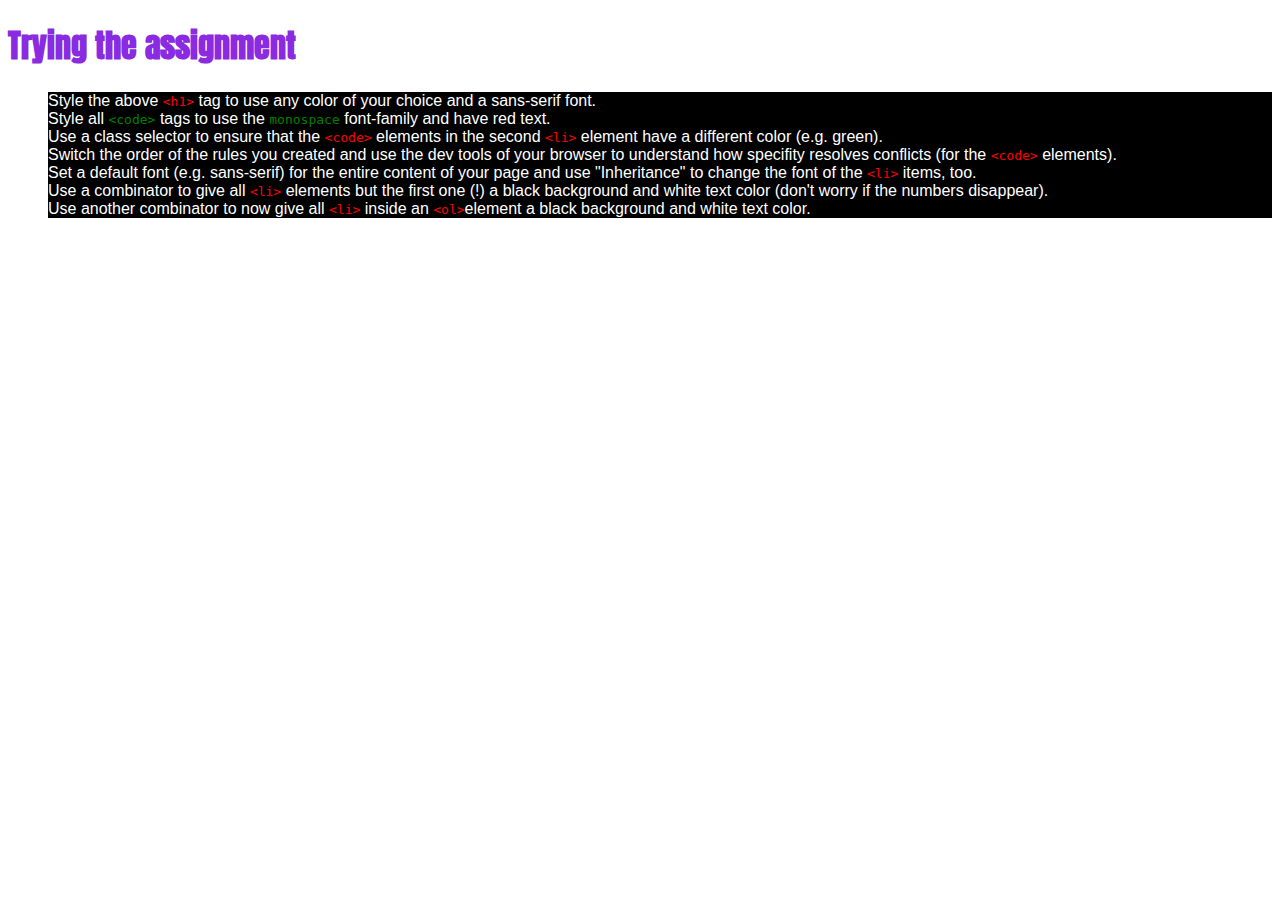
<file: firstAssignment.html>
<!DOCTYPE html>
<html lang="en">

<head>
    <meta charset="UTF-8">
    <meta http-equiv="X-UA-Compatible" content="ie=edge">
    <title>uHost</title>
    <link rel="shortcut icon" href="favicon.png">
    <link href="https://fonts.googleapis.com/css?family=Anton" rel="stylesheet">
    <link rel="stylesheet" href="firstAssignment.css">
</head>

<body>
    <main>
        <section id="first-section">
            <h1>Trying the assignment</h1>
        </section>
        <section>
            <ol>
                <li class="first-line">Style the above <code>&lt;h1&gt;</code> tag to use any color of your choice and a sans-serif font.</li>
                <li class="second-line">Style all <code>&lt;code&gt;</code> tags to use the <code>monospace</code> font-family and have red text.</li>
                <li>Use a class selector to ensure that the <code>&lt;code&gt;</code> elements in the second <code>&lt;li&gt;</code> element have a different color (e.g. green).</li>
                <li>Switch the order of the rules you created and use the dev tools of your browser to understand how specifity resolves conflicts (for the <code>&lt;code&gt;</code> elements).</li>
                <li>Set a default font (e.g. sans-serif) for the entire content of your page and use "Inheritance" to change the font of the <code>&lt;li&gt;</code> items, too.</li>
                <li>Use a combinator to give all <code>&lt;li&gt;</code> elements but the first one (!) a black background and white text color (don't worry if the numbers disappear).</li>
                <li>Use another combinator to now give all <code>&lt;li&gt;</code> inside an <code>&lt;ol&gt;</code>element a black background and white text color.</li>
            </ol>
        </section>
    </main>
</body>

</html>
</file>
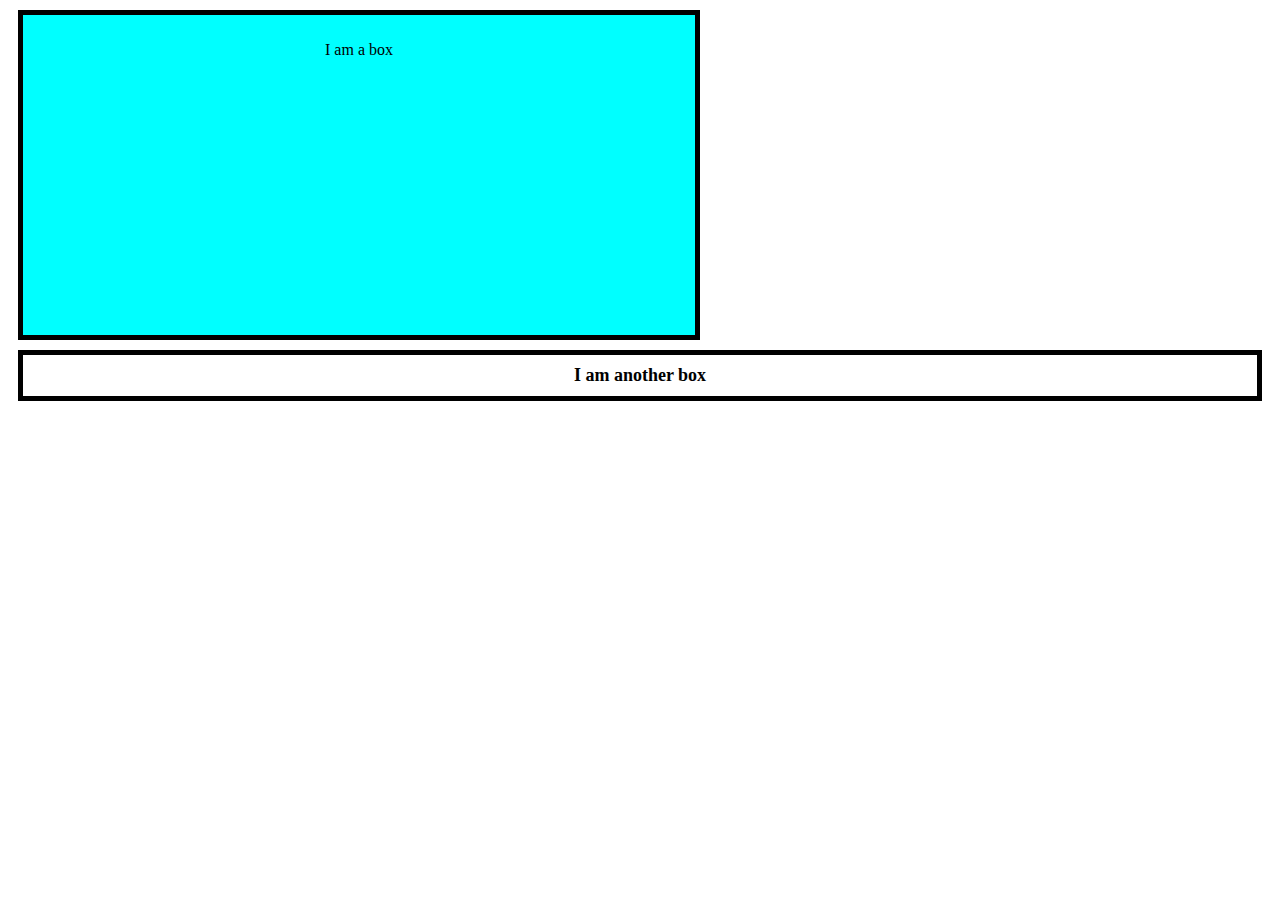
<file: secondAssignment.html>
<!DOCTYPE html>
<html lang="en">

<head>
    <meta charset="UTF-8">
    <meta http-equiv="X-UA-Compatible" content="ie=edge">
    <title>Second Assignment</title>
    <link rel="shortcut icon" href="favicon.png">
    <link href="https://fonts.googleapis.com/css?family=Anton" rel="stylesheet">
    <link rel="stylesheet" href="secondAssignment.css">
</head>

<body>
    <main>
        <section class="first-box">
            <p>I am a box</p>
        </section>
        <section class="second-box">
            <div>I am another box</div>
        </section>
    </main>
</body>

</html>
</file>
<file: shared.css>
@import url('https://fonts.googleapis.com/css2?family=Roboto&display=swap');
@import url('https://fonts.googleapis.com/css2?family=Anton&display=swap');
@import url('https://fonts.googleapis.com/css2?family=Montserrat:wght@700&display=swap');

/* adding my root pseudo selector */
:root{
    --dark-green: #0e4f1f;
    --highlight-color: #ff1b68;
}





/* Universal selecting, to overwrite avery inheritance. To reach content, padding and border*/
* {
    box-sizing: border-box;
}

/*a bigger scope  */

html{
    height: 100%;
}

body {
    font-family: 'Montserrat', sans-serif;
    margin: 0;
    display: grid;
    /* using "fit content" to fiz the footer */
    grid-template-rows: 3.5rem auto fit-content(8rem);
    grid-template-areas: "header"
                         "main"
                         "footer";
    /* padding-top: 3.5rem; */
    height: 100%;
}

main{
    /* min-height: calc(100vh - 3.5rem - 8rem); */
    /* margin-top: 3.5rem; */
    /* grid-row: 2 / 3; */
    grid-area: main;
}

/* used to solve the height 100% problem */
.backdrop {
    position: fixed;
    display: none;
    opacity: 0;
    top: 0;
    left: 0;
    z-index: 100;
    width: 100vw;
    height: 100vh;
    background: rgba(0,0,0, 0.5);
    transition: opacity 0.4s linear ;

}


.main-header {
    width: 100%;
    position: fixed;
    background: #2ddf5c;
    padding:  0.5rem 1rem;
    top: 0;
    left: 0;
    z-index: 2;
    /* I shoud use these 'displays'prefix below if the browser does not support the whole flexbox feture */
    display: -webkit-box;
    display: -ms-flexbox;
    display: -webkit-flex;
    display: flex;
    align-items: center;
    justify-content: space-between;
    
}


/* .main-header > div {
    display: inline-block;
    vertical-align: middle;

} */

.toggle-button {
    width: 3rem;
    background: transparent;
    border: none;
    cursor: pointer;
    padding-top: 0;
    padding-bottom: 0;
    vertical-align: middle;
  }
  
  .toggle-button:focus {
    outline: none;
  }
  
  .toggle-button__bar {
    width: 100%;
    height: 0.2rem;
    background: black;
    display: block;
    margin: 0.6rem 0;
  }
  


.main-header__brand{
    color: var(--dark-green);
    text-decoration: none;
    font-weight: bold;
    font-size: 2.5rem;
    /* height: 2.5rem;
    display: inline-block; */
    vertical-align: middle;
    
    
}

/* to work the below constructor using percentage, 
I have to declare inline-block on the neasted parent to use the height of the container*/
.main-header__brand img {
    height: 2.5rem;
    /* vertical-align: middle; */
}


.main-nav {
    display: none;

}

.main-nav__items{
    margin: 0;
    padding: 0;
    list-style: none;
    display: flex;
    align-items: right;
}

.main-nav__item{
    /* display: inline-block; */
    /* flex-direction: row; */
    margin: 0 1rem;
    
}

.main-nav__item a,
.mobile-nav__item a {
    text-decoration: none;
    color: var(--dark-green);
    font-weight: bold;
    padding: 0.2rem 0;
    
} 

/* this is a "Pseudo Class" do not let any space between the anchor tag and the colon */
/* this two combinators just share the same declaration set */
.main-nav__item a:hover,
.main-nav__item a:active {
    color: white;
    border-bottom: 5px solid white;

}
/* this is a "Pseudo Class" do not let any space between the anchor tag and the colon */
/* .main-nav__item a:active {
    color: white;
} */

/* this is a "Pseudo Element" do not let any space between tag and the colon */
/* p::first-letter {
    color: #ff1b68;
    font-size: 20px;
} */

.main-nav__item--cta{
    /* the same name we gave in @keyframe */
    animation: wiggle 400ms 3s 8 none;
}

.main-nav__item--cta a,
.mobile-nav__item--cta a{
    color: white;
    background-color: var(--highlight-color);
    padding: 0.5rem 1rem;
    border-radius: 8px;
}

.main-nav__item--cta a:hover,
.main-nav__item--cta a:active,
.mobile-nav__item--cta a:hover,
.mobile-nav__item--cta a:active{
    color: var(--highlight-color);
    background-color: white;
    border-bottom: none;
}



@media (min-width: 40rem){
    .main-header__brand{
        color: var(--dark-green);
        text-decoration: none;
        font-weight: bold;
        font-size: 2.5rem;
        height: 2.5rem;
        display: inline-block;
        vertical-align: middle;
    }
    .main-header__brand img {
        height: 2.5rem;
    }
    
    
    .toggle-button{
        display: none;
    }

    
    .main-nav {
        /* display: inline-block;
        text-align: right;
        width: calc(100% - 44px);
        vertical-align: middle; */
        display: flex;
    }

    
  }


.main-footer {
    background: black;
    padding: 2rem;
    margin-top: 3rem;
    /* grid-row: 3 / 4; */
    grid-area: footer;
}

.main-footer__links{
    list-style: none;
    margin: 0;
    padding: 0;
    /* text-align: center; */
    display: flex;
    flex-direction: column;
    align-items: center;
    justify-content: center;
}

.main-footer__link{
    /* display: block; */
    margin: 0.5rem 0;
}

.main-footer__link a{
    color: white;
    text-decoration: none;
}

.main-footer__link a:hover,
.main-footer__link a:active {
    color: #ccc;

}

@media (min-width: 40rem){
    
    .main-footer__link{
        /* display: inline-block; */
        /* flex-direction: row; */
        /* justify-content: space-between; */
        margin: 0 0.5rem;
    }

    .main-footer__links{
        
        flex-direction: row;
        align-items: center;
        justify-content: center;
    }

}


.mobile-nav {
    display: none;
    position: fixed;
    z-index: 101;
    top: 0;
    left: 0;
    background: white;
    width: 80%;
    height: 100vh;
  }
  
  .mobile-nav__items {
    width: 90%;
    height: 100%;
    list-style: none;
    margin: 0 auto;
    padding: 0;
    /* text-align: center;   */
    display: flex;
    flex-direction: column;
    align-items: center;
    justify-content: center;
  }
  
  .mobile-nav__item {
    margin: 1rem 0;
  }
  
  .mobile-nav__item a {
    font-size: 1.5rem;
  }

.button{
    background: var(--dark-green,#0e4f1f); /*you can add the second value if the first one is not set*/
    color: white;
    font: inherit;
    border: 1.5px solid var(--dark-green);
    padding: 0.5rem;
    border-radius: 10px;
    font-weight: bold;
    cursor: pointer;
}

.button:hover,
.button:active {
    background-color: white;
    color: var(--dark-green);
}

.button:focus {
    outline: none;
    
}

.button[disabled] {
    cursor: not-allowed;
    border: #a1a1a1;
    background: #ccc;
    color: #a1a1a1;
}

.open {
    display: block !important;
    opacity: 1 !important;
    transform: translateY(0) !important;

}

@keyframes wiggle {
    /* from{
        transform: rotateZ(0);
    }
    to{
        transform: rotateZ(10deg);
    } */
    0%{
        transform: rotateZ(0);
    }
    50%{
        transform: rotateZ(-10deg);
    }

    100%{
        transform: rotateZ(10deg);
    }
}
</file>
<file: main.css>
/* using selector to indicate the element you want to style */
/* Using combinator. A combinator allow us to combine multiple selectors to be more precise about what you want to select */



/* with # you are choosing ID to change */
#Product-overview {
    background: linear-gradient(to top, rgba(80,68,18,0.6) 10%, transparent), 
    url("images/freedom.jpg") center/cover no-repeat border-box,
     #ff1b68;
    /* background-image: url("images/freedom.jpg"); */
    /* background-size: cover; */
    /* background-repeat: no-repeat; */
    /* background-position: center; */
    /* 'background-origin' can define what is the container property */
    /* background-origin: border-box; */
    /* 'background-clip' we define where the image should be clipped if necessary*/
    /* background-clip: border-box; */

    /*  working with Linear gradients */
    /* background-image: linear-gradient(180deg,red 70%, blue, rgba(0,0,0,0.5)); */

    /*  working with radial gradients */
    /* background-image: radial-gradient(circle 100px at 20% 50%, red, blue, green); */


    width: 100vw;
    height: 33vh;
    padding: 10px;
    /* margin-top: 2.75rem; */
    position: relative;
    /* padding: 20px;
    border-style: solid;
    border-color: black;
    border-width: 5px; 
    this bellow is the shorthand 
    border: 5px black solid;
     */
}

/* #Product-overview .slogan {
    position: absolute;
    bottom: 0%;
    left: 5%;
} */



/* Here you are choosing elements to change */
/* we also have a cominator: Any h1 tag inside the ID #Product-overview. Do not need to be a direct child */
#Product-overview h1 {
    color: white;
    font-family: 'Anton', sans-serif;
    position: absolute;
    bottom: 5%;
    left: 3%;
    font-size: 1.6rem;
}

/* adding media query, 'if the viewport is bigger then 40rem, then ...*/
/* thinking about mobile first design, every code outside the media queries should focus on mobile design */
/* thinking on desktops */
/*  the braking points for devices, I should use the website 'mydevice.io' */
/* @media (min-width:40rem) {
    
} */

/* with . you are choosing classes to change */
.section-title {
    color: #2ddf5c;
    text-align: center;
}

/* .plan__list{
    width: 100%;
    margin: auto;
    text-align: center;
} */

.plan {
    background-color: #d5ffdc;
    text-align: center;
    padding: 1rem;
    margin: 0.5rem 0;
    /* display: inline-block;  */
    width: 100%;
    /* vertical-align: middle; */
    border-radius: 50px;
}



.plan--highlighted {
    background-color: #19b84c;
    color: white;
    /* box-shadow: 10px 10px 10px 2px rgba(0, 0, 0, 0.5); */
}



.plan__annotation {
    color: #19b84c;
    background-color: white;
    padding: 0.5rem;
    border-radius: 10px;
    box-shadow: 10px 10px 10px 2px rgba(0, 0, 0, 0.5);
}

.plan__title {
    color: #0e4f1f;
}

.plan__price {
    color: #777777;
}

.plan--highlighted .plan__title{
    color: white;
}


.plan--highlighted .plan__price {
    color: #0e4f1f;
}

.plan__features {
    list-style: none;
    margin: 0;
    padding: 0;
}


.plan__feature {
    margin: 0.5rem 0;

}



#key-features {
    background: #ff1b68;
    margin-top: 5rem;
    padding: 1rem;
}

#key-features .section-title{
    color: white;
    margin: 2rem;
}


.section-list {
    list-style: none;
    margin: 0;
    padding: 0;

}

.section--lists{
    /* display: inline-block;  */
    width: 100%;
    vertical-align: top;
    text-align: center;
}




.key-feature__image {
    background: #ffcede;
    width: 128px;
    height: 128px;
    border: 2px solid #424242;
    border-radius: 50%;
    /* this 'auto' in margin will automatically fill the available space horizontally equally */
    margin: auto;
    padding: 1.5rem;
}


.section-feature__description{
    text-align: center;
    font-weight: bold;
    color: white;
    font-size: 1.2rem;
}


.modal {
    position: fixed;
    /* display: none; */
    opacity: 0;
    transform: translateY(-3rem);
    transition: opacity 1s, transform 1s;
    z-index: 200;
    top: 20%;
    left: 30%;
    width: 40%;
    background: white;
    padding: 1rem;
    border: 1px solid #ccc;
    box-shadow: 1px 1px 1px rgba(0, 0, 0, 0.5);
  }
  
  .modal__title {
    text-align: center;
    margin: 0 0 1rem 0;
  }
  
  .modal__actions {
    text-align: center;
  }
  
  .modal__action {
    border: 1px solid #0e4f1f;
    background: #0e4f1f;
    text-decoration: none;
    color: white;
    font: inherit;
    padding: 0.5rem 1rem;
    /* makes sure you hovered over the button, and make a clickable element */
    cursor: pointer;
  }
  
  .modal__action:hover,
  .modal__action:active {
    background: #2ddf5c;
    border-color: #2ddf5c;
  }
  
  .modal__action--negative {
    background: red;
    border-color: red;
  }
  
  .modal__action--negative:hover,
  .modal__action--negative:active {
    background: #ff5454;
    border-color: #ff5454;
  }


  @media (min-width: 40rem) and (min-height: 40rem){
    #Product-overview {
        height: 40vh;
        background-position: 50% 25%;
    }

    #Product-overview h1 {
        font-size: 3rem;
    }
}


  @media (min-width: 40rem) and (orientation: landscape){

    .plan__list{
        width: 100%;
        /* margin: auto; */
        /* text-align: center; */
        display: flex;
        align-items: center;
        justify-content: center;
    }
    
    .plan{
        display: flex;
        flex-direction: column;
        align-items: center;
        justify-content: space-between;
        /* display: inline-block;  */
        width: 30%;
        /* vertical-align: middle; */
        min-width: 13rem;
        max-width: 25rem;
        margin: 0.5rem;
        height: auto;
    }
    
    .plan--highlighted {
        height: auto;
        box-shadow: 10px 10px 10px 2px rgba(0, 0, 0, 0.5);

    }
        
    .section-list {
        list-style: none;
        margin: 0;
        padding: 0;
        /* text-align: center; */
        display: flex; 
        align-items: center;
        justify-content: center;
    
    } 

    /* .key-features{
        display: flex;
        align-items: center;
        justify-content: center;
    } */


    .section--lists{
        display: flex; 
        flex-direction: column;
        justify-content: center;
        /* align-items: center; */
        width: 30%;
        /* vertical-align: top;
        text-align: center; */
        max-width: 25rem;
        
    }

}
</file>
<file: customers/customers.css>
main{
  padding-top: 2.5rem;
}


.testimonial {
    font-size: 1.2rem;
    /* margin: 3rem 0; */
  }
  
  /* .testimonial__list {
    width: 80%;
    margin: auto;
  } */
  

  
  .testimonial__image-container {
    width: 60%;
    max-width: 40rem;
    min-width: 250px;
    /* display: inline-block; */
    /* vertical-align: middle; */
    box-shadow: 3px 3px 3px 3px rgba(0, 0, 0, 0.3);
    transform: skew(20deg);
    overflow: hidden;
  }

  #customer-1:hover .testimonial__image-container{
    animation: flip-customer 1s ease-out forwards;
  }
  
  .testimonial__image {
    width: 100%;
    vertical-align: top;
    transform: skew(-20deg) scale(1.4);
    
  }

  .testimonial__info {
    text-align: right;
    padding: 0.9rem;
    /* display: inline-block; */
    /* vertical-align: middle;
    width: 100%; */
  }
  
  .testimonial__text {
    margin: 0.2rem;
    /* font-size: 40px; */
    /* letter-spacing: 5px; */
  }

  @media (min-width: 40rem){
    .testimonial {
      max-width: 1500px;
      /* font-size: 1.2rem; */
      margin: 3rem auto;
      display: flex;
      align-items: center;
      justify-content: center;
    }

    .testimonial__image-container {
      width: 65%;
      max-width: 580px;
      min-width: 250px;
      /* display: inline-block;
      vertical-align: middle; */
      box-shadow: 3px 3px 3px 3px rgba(0, 0, 0, 0.3);
    }

    .testimonial__info {
      text-align: right;
      padding: 0.9rem;
      /* display: inline-block;
      vertical-align: middle; */
      width: 30%;
    }

  }


  #customer-2.testimonial {
    text-align: right;
  }
  
  #customer-2 .testimonial__info {
    text-align: left;
  }
  
  .testimonial__name {
    margin: 0.2rem;
    color: #ff5454;
    font-size: 2rem;
  }
  
  .testimonial__subtitle {
    margin: 0;

    /* using 1.1rem to not have a cascading effect of the others 'em' for previous classes */
    font-size: 1.1rem;
    color: #ccc;
  }
  
  .testimonial__subtitle a {
    color: inherit;
    text-decoration: none;
  }
  
  .testimonial__subtitle a:hover,
  .testimonial__subtitle a:active {
    color: #7a7a7a;
  }
  
  @keyframes flip-customer{
    0%{
      transform: rotateY(0) skew(20deg);
    }
    50%{
      transform: rotateY(160deg) skew(20deg);
    }
    100%{
      transform: rotateY(360deg) skew(20deg);
    }
  }
</file>
<file: flexbox practice/main.css>
* {
    box-sizing: border-box;
    font-size: 1.5rem;
}

html {
    background: #b3b3b3;
    padding: 5px;
}

body {
    background: #b3b3b3;
    padding: 5px;
    margin: 0;
  }
  
.flex-container {
    background: white;
    padding: 10px;
    border: 5px solid black;
    height: 800px;
    /* created a flex container, everything inside its class is a flex item */
    display: flex;

    /* flex-direction: column; have the same response as inline block elements */
    flex-direction: row; 
    flex-wrap: wrap;
    /* or I could use -> flex-flow: row wrap; */

    /* it will align related to the cross axies */
    align-items: center;
    /* it will justify related to the Main axies */
    justify-content: center;
    /* align-content -> allow us to align content through the cross axies */
    align-content: center;

  }

.item-1 {
    background: #ff7300;
    color: white;
    padding: 10px;
    border: 5px solid black;
    margin: 10px;
}

.item-2 {
    background: #ff9640;
    color: white;
    padding: 10px;
    border: 5px solid black;
    margin: 10px;
    width: 250px;
    font-size: 1.8rem;
}

.item-3 {
    background: #ff9640;
    color: white;
    padding: 10px;
    border: 5px solid black;
    margin: 10px;
    height: 250px;
}

.item-4 {
    background: #f5c096;
    color: white;
    padding: 10px;
    border: 5px solid black;
    margin: 10px;
    width: 300px;
    height: 300px;
}

.item-5 {
    background: #d3c0b1;
    color: white;
    padding: 10px;
    border: 5px solid black;
    margin: 10px;
    width: 350px;
}

.item-6 {
    background: #d3c0b1;
    color: white;
    padding: 10px;
    border: 5px solid black;
    margin: 10px;
    width: 350px;
}
</file>
<file: grid assignment/main.css>
html{
    height: 100%;
}
.container {
    margin: 20px;
    display: grid;
    height: 100%;
    /* grid-template-columns: 200px 2fr 10% 1fr; */
    /* the line below repeat 4 times 25% with repeat function */
    grid-template-columns: 1fr 3fr; 
    /* I can rename rows and colums to make a reference later */
    grid-template-rows: [row-1-start] 4.5rem [row-1-end row-2-start] auto [row-2-end row-3-start] 4.5rem [row-3-end];
    grid-column-gap: 10px;
    grid-row-gap: 10px;
}

.el1 {
    background: rgba(255, 154, 72, 0.5);
    grid-column-start: 1;
    grid-column-end: -1;
    /* margin: 1.5rem;
    height: 2.5rem; */
    /* padding: 0.75rem; */
    text-align: center;
    justify-content: center;   
}

.el2 {
    background: rgba(255, 0, 0, 0.5);
    /* margin: 1.5rem;
    height: 17rem; */
    /* padding: 0.75rem; */
    text-align: center;
    justify-content: center;  
}

.el3 {
    background: rgba(0, 128, 0, 0.5);
    grid-column-start: 2;
    grid-column-end: -1;
    /* margin: 1.5rem;*/
    height: 17rem; 
    /* padding: 0.75rem; */
    text-align: center;
    justify-content: center;  
}

.el4 {
    background: rgba(0, 4, 255, 0.5);
    grid-column-start: 1;
    grid-column-end: -1;
    /* margin: 1.5rem;
    height: 2.5rem; */
    /* padding: 0.75rem; */
    text-align: center;
    justify-content: center;  
}
</file>
<file: grid practice/main.css>
.container {
    margin: 20px;
    display: grid;
    height: 500px;
    /* grid-template-columns: 200px 2fr 10% 1fr; */
    /* the line below repeat 4 times 25% with repeat function */
    grid-template-columns: repeat(4,25%); 
    /* I can rename rows and colums to make a reference later */
    grid-template-rows: [row-1-start] 5rem [row-1-end row-2-start] minmax(10px, auto) [row-2-end row-3-start] 100px [row-3-end];
    /* grid-column-gap: 10px;
    grid-row-gap: 10px; */
    grid-gap: 10px;
    /* I can give namer to 'areas' and then reference later */
    grid-template-areas: "header header header header"
                         "side main main main"
                         "footer footer footer footer";
    /* Using 'justify-content to move all the things in the x axis of the Grid. To use if the grid is bigger then the content */
    /* Using 'align-content to move all the things in the y axis of the Grid. To use if the grid is bigger then the content */

}


@media (max-width: 40rem){
    .container{
    grid-template-rows: [row-1-start] 5rem 
                        [row-1-end row-2-start] minmax(10px, auto) 
                        [row-2-end row-3-start] 150px 
                        [row-3-end row-4-start] 100px
                        [row-4-end];
    /* I can give namer to 'areas' and then reference later */
    grid-template-areas: "header header header header"
                         "main main main main"
                         "side side side side"
                         "footer footer footer footer";
    }
}

.el1 {
    background: rgba(255, 154, 72, 0.5);
    grid-area: side;
}

.el2 {
    background: rgba(255, 0, 0, 0.5);
    /* grid-column-start: 1; */
    /* I can use negative numbers to match the end of the grid,
     if I change the number of columns this will continue right  */
    /* grid-column-end: -1;
    grid-row-start: row-2-start;
    grid-row-end: span 1;
    z-index: 10; */
    grid-area: main;
    /* using 'justify-self' to move this element in the x axis  */
    /* justify-self: center; */
    /* using 'align-self' to move this element in the y axis  */
    /* align-self: center; */

}

.el3 {
    background: rgba(0, 128, 0, 0.5);
    /* grid-column-start: 2;
    grid-column-end: span 3;
    grid-row-start: 1;
    grid-row-end: 3; */
    grid-area: header;

}

.el4 {
    background: rgba(0, 4, 255, 0.5);
    grid-area: footer;
}
</file>
<file: grid-16-prepared-auto-lectures/main.css>
.container {
    margin: 20px;
    display: grid;
    /* using "auto-fill" below will ensure to fill tehe row as many items as possible */
    grid-template-columns: repeat(auto-fill, 10rem);
    /* or use 'auto-fit' when I have less child to fill the line, it will center them for me */
    /* grid-template-columns: repeat(auto-fit, 10rem); */
    grid-template-rows: 20rem;
    justify-content: center;
    grid-gap: 1.5rem;
    grid-auto-rows: auto; /* doing like this youo have all rows with the same height*/
    grid-auto-flow: row dense;/*If I use 'dense' here, it wil bring some element to empty space upwards*/
    grid-auto-columns: auto;
  }

.quote {
  border: 1px solid #fa923f;
  background: #ffbd87;
  font-family: sans-serif;
  padding: 1rem;
  border-radius: 5px;
}

.quote:nth-of-type(2){
  grid-column: span 2;
}

.quote--featured {
  border: #ff4213;
  background: #ff9f87;
  grid-column: span 2;
}
</file>
<file: packages/packages.css>
/* * {
    box-sizing: border-box;
    width: 80%;
} */

main {
    padding: 2rem;
}

.background {
    background: url("../images/plans-background.jpg") center/cover;
    filter: grayscale(40%);
    width: 100vw;
    height: 100vh;
    /* you take out the picture from the actual document flow, the component is displayed above all components */
    position: fixed;
    /* 'z-index can only be applied to componentas that have 'position' */
    z-index: -1;
}


.section-plans{
    border: 6px solid #0e4f1f;
    margin: 1rem 0;
    width: 80%;
    padding: 0 1.9rem;
    /* the 'relative' position doesn't take the element from our document flow */
    position: relative;
    z-index: 0;
    font-family: 'Roboto', sans-serif;
    font-weight: 900;
    font-style: italic;
    /* text-decoration: underline wavy red; */
    text-shadow: 2px 2px 7px gray;
    overflow: hidden;
    /*  system fonts, they are fonts from operational systems */
    /* font: menu; */
}

.section-plans:hover,
.section-plans:active{
    box-shadow: 2px 2px 4px rgba(0, 0, 0, 0.5);
    border-color: firebrick;
}

.clearfix{
    clear: both;
}

.section-plans#plan_plus{
    background: rgba(213, 255, 220, 0.95);
}

.section-plans#plan_free{
    background: rgba(234, 252, 237, 0.95);
    float: right;
    text-align: right;
}

#plan_free .section-plan__text{
    text-align: right;
    /* line-height: 5; */
}

.section-plans#plan_premium{
    background: rgba(14, 79, 31, 0.95);
}

.section-plan__anchor{
    text-decoration: none;
    color: black;
    display: block;
    padding: 2rem;

}

.section-plan__anchor h1{
    font-weight: bold;
    font-size: 1.5rem;
}


.section-plan__anchor h2{
    color: #555555;
    font-weight: bold;
    font-size: 1.2rem;
}

.section-plan__badge#recommended {
    /* this deppends on the position property applied in some ancestor,or will attach to HTML */
    position: absolute;
    top: 0;
    right: 0;
    margin: 0;
    font-size: 0.8rem;
    color: white;
    background: #ff5454;
    padding: 0.5rem;
    z-index: 10;
    transform: rotateZ(45deg) translateX(3.5rem) translateY(-1rem);
    transform-origin: center;
    width: 12rem;
    text-align: center;

}





.section-plan__anchor p{
    border: 1px solid #0e4f1f;
    color: #0e4f1f;
    padding: 0 1.2rem;
    text-align: left;
    background: white;
    font-size: 1.1rem;
}


.section-plans#plan_premium h1{
    color: white;
}

.section-plans#plan_premium h2{
    color: #bbb;
}


@media (min-width: 40rem){
    main {
      max-width: 1500px;
      /* font-size: 1.2rem; */
      /* margin: 3rem auto; */
      margin-left: auto;
      margin-right: auto;
    }
}
</file>
<file: position_practice/main.css>
/* 'Viewport' is the visible part/area of your web page. You could translate it with "your browser window" */


html {
    background: #b3b3b3;
    padding: 15px;
    border: 5px solid white;
    margin: 15px;
    height: 2000px;
}

body {
    background: #fa923f;
    padding: 20px;
    border: 5px solid black;
    margin: 0;
  }
  
.parent {
    background: white;
    padding: 20px;
    border: 5px solid black;
    margin: 0;
    /* 'overflow:hidden' will make the element disapear when is outside of the parent padding */
    overflow: hidden;
    
  }
  
.parent div {
    background: rgb(105, 105, 109);
    color: white;
    padding: 10px;
    border: 5px solid black;
    margin: 10px;
}

.parent .child-1{
  /* the 'position:relative' simply defines how this element should move from the current position */
  position: relative;
  /* right now we have an element that behaves like Inline-block element, 
  that is why I an change the width. 
  We took off the element from document flow, 
  and we change the general behaviour from a block level element to rather an inline-block element style  */
  top: 180px;
  left: 50px;
  margin: 0;
  width: 100%;
  box-sizing: border-box;

}
</file>
<file: section4/main.css>
body {
    font-family: sans-serif;
}

nav {
    margin-bottom: 16px;
    background: #fa923f;
    padding: 8px 0;
}

a {
    text-decoration: none;
    color: white;
    margin: 10px;
}

/* if a put a space in "a .active" will search for neasted elements */
/*  the way bellow "a.active" will search for the anchor tag that has this class */
a.active {
    color: #521751;
}

a{
    color: red;
}
.main-section {
    height: 800px;
    border: 1px solid #ccc;
    padding: 16px;
}

.highlighted {
    border: 2px solid #fa923f;
}
</file>
<file: stacking_context/main.css>
html {
    background: #b3b3b3;
    padding: 15px;
    border: 5px solid white;
    margin: 15px;
    height: 2000px;
}

body {
    background: white;
    padding: 20px;
    border: 5px solid black;
    margin: 0;
    height: 400px;
}
  
.navigation, .headline, .contact-us {
    padding: 20px;
    border: 5px solid black;
    margin: 10px;
    position: fixed;
}
  
.headline div {
    background: rgb(105, 105, 109);
    color: white;
    padding: 10px;
    border: 5px solid black;
    margin: 10px;
    width: 130px;
}

.navigation {
    background: rgb(255, 109, 109);
    top: 100px;
    left: 100px;
    width: 300px;
}

.headline {
    background: rgb(77, 77, 248);
    top: 150px;
    left: 150px;
    width: 270px;
    height: 200px;
}

.contact-us {
    background: rgb(69, 214, 69);
    top: 180px;
    left: 320px;
    width: 180px;
}

.image-1 {
    top: 200px;
    left: 230px; 
}

.image-2 {
    top: 230px;
    left: 260px;
}

.image-3 {
    left: 300px;
    top: 260px;
}
</file>
<file: start-hosting/start-hosting.css>
main {
    padding: 1rem;
}

.signup-title {
    text-align: center;
    font-size: 1.8rem;
    color: #ff5454;
}

.signup-form{
    padding: 1rem;
    display: grid;
    grid-auto-rows: 2rem;
    grid-row-gap: 0.5rem;
}

.signup-form label{
    font-weight: bold;
}

.signup-form label,
.signup-form input,
.signup-form select {
    display: block;
    width: 100%;
}


/* styling checkbox */
/* .signup-form input[type="checkbox"] */
.signup-form input[id*="terms"],
.signup-form input[id*="terms"] + label{
    display: inline-block;
    width: auto;
    vertical-align: middle;
}

.signup-form input:not([type="checkbox"]), 
.signup-form select {
    border: 1px solid #ccc;
    padding: 0.2rem 0.5rem;
    font: inherit;
}

.signup-form input:focus,
.signup-form select:focus{
    outline: none;
    background: #d8f3df;
    border-color: #2ddf5c;
}

.signup-form input[type="checkbox"] {
    border: 1px solid #ccc;
    background: white;
    width: 1rem;
    height: 1rem;
    -webkit-appearance: none;
    -moz-appearance: none;
    appearance: none;
}


.signup-form input[type="checkbox"]:checked {
    background: #2ddf5c;
    border: #0e4f1f;
}

.signup-form input.invalid,
.signup-form select.invalid,
.signup-form :invalid {
    border-color: red !important;
    background: #faacac;
}



.signup-form button[type="submit"]{
    display: block;
}


@media(min-width: 40rem){
    .signup-form {
        margin: auto;
        width: 30rem;
        grid-template-columns: 10rem auto;
        grid-row-gap: 1rem;
        grid-column-gap: 0.5rem;
    }
}

.signup-form [id="title"]{
    grid-column: span 2;
}

.signup-form__checkbox{
    grid-column: span 2;
}
</file>
<file: sticky_positioning/main.css>
html {
    background: #b3b3b3;
    padding: 15px;
    border: 5px solid white;
    margin: 15px;
    height: 2000px;
}

body {
    background: #e4deda;
    padding: 20px;
    border: 5px solid black;
    margin: 0;
  }
  
.parent {
    background: white;
    padding: 20px;
    border: 5px solid black;
    margin: 10px;
  }

.parent .country {
    background: #fa923f;
    color: white;
    padding: 10px;
    border: 5px solid black;
    margin: 10px;
    /* 'position:sticky' is a combination of  'relative' and 'fixed', 
    also the element stop beig fixed at the moment it reaches the limit 
    of a content of a parent element*/
    position: sticky;
    top: 10px;
}
  
.parent .cities {
    background: rgb(105, 105, 109);
    color: white;
    padding: 10px;
    border: 5px solid black;
    margin: 10px;
}
</file>
<file: firstAssignment.css>
h1{
    color: blueviolet;
    font-family: 'Anton', sans-serif;
}

.second-line code {
    color: green;
}

code {
    font-family: monospace;
    color: red;
}

body{
    font-family: sans-serif;
}

li + li {
    background: black;
    color: white;
}

ol li {
    background: black;
    color: white;
}
</file>
<file: secondAssignment.css>
.first-box{
    text-align: center;
    background-color: aqua;
    margin: 10px 10px 10px 10px;
    padding: 10px 20px 10px 20px;
    border: 5px solid black;
    /* height: 100%; */
    height: 300px;
    width: 50%;
    /* visibility: hidden; */
    /* display: none; */
}
.second-box{
    text-align: center;
    /* background-color: aqua; */
    margin: 10px 10px 10px 10px;
    padding: 10px 20px 10px 20px;
    border: 5px solid black;
    font-weight: bold;
    font-size: large;
    /* text-decoration: none; */
    
}

.second-box:hover
.second-box:active{
    color: red;
    background-color: red;
    border-bottom: 5px solid red;
}
</file>
